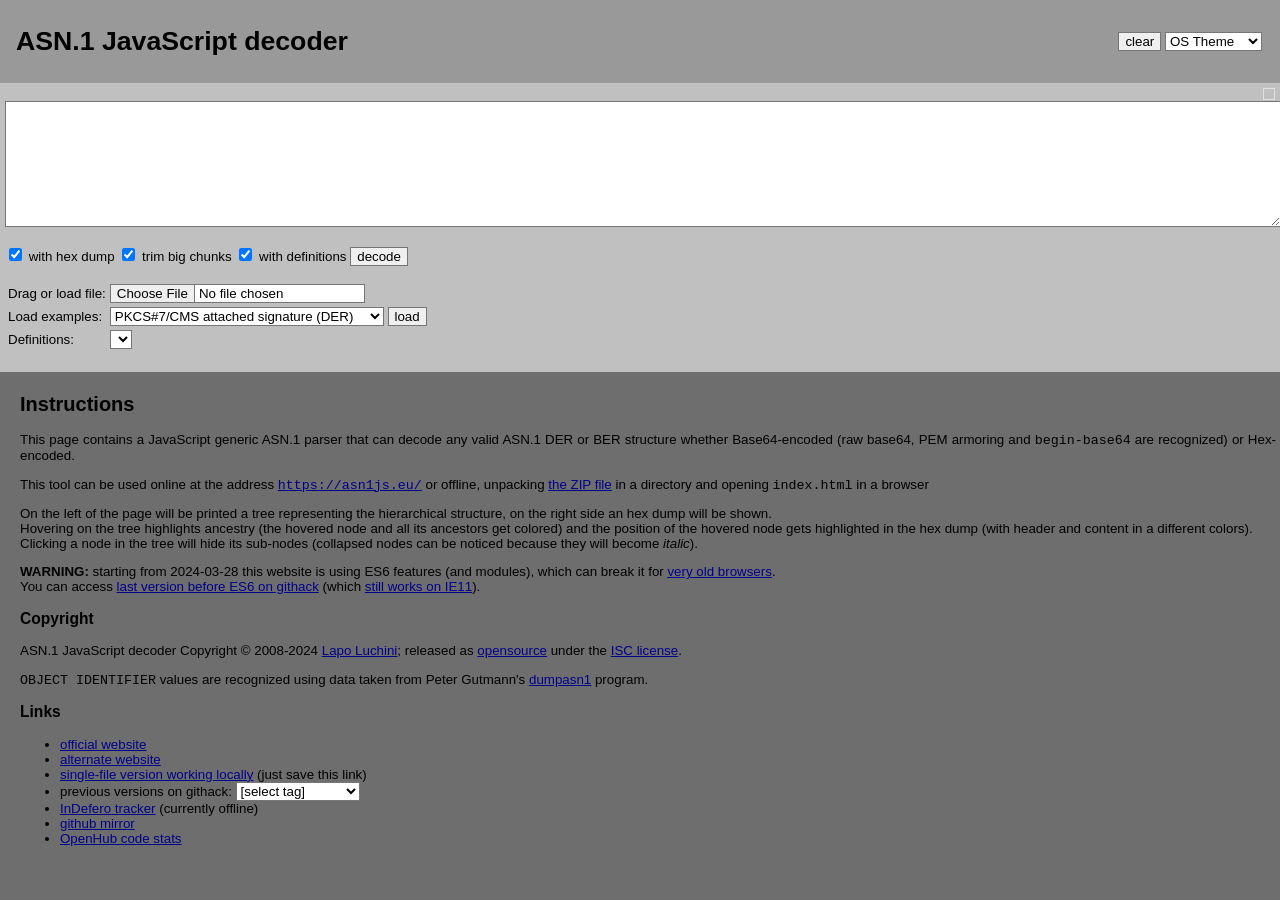
<file: web/admin/asn1js/index.html>
<!DOCTYPE html>
<html data-theme="dark">
<head>
  <meta charset="UTF-8">
  <meta http-equiv="X-UA-Compatible" content="IE=edge,chrome=1">
  <meta name="theme-color" content="#0d1116" media="(prefers-color-scheme: dark)">
  <meta name="theme-color" content="#C0C0C0" media="(prefers-color-scheme: light)">
  <title>ASN.1 JavaScript decoder</title>
  <link rel="stylesheet" href="index.css" type="text/css">
  <link rel="icon" type="image/svg+xml" sizes="192x192" href="favicon.svg">
</head>
<body>
  <div id="contextmenu">
    <button id="btnCopyHex">Copy hex dump</button>
    <button id="btnCopyB64">Copy Base64</button>
    <button id="btnCopyTree">Copy subtree</button>
    <button id="btnCopyValue">Copy value</button>
  </div>
  <header>
    <div class="title">
      <h1>ASN.1 JavaScript decoder</h1>
    </div>
    <div class="menu">
      <form>
        <input id="butClear" type="button" value="clear">
        <select id="theme-select">
          <option value="os">OS Theme</option>
          <option value="dark">Dark Theme</option>
          <option value="light">Light Theme</option>
        </select>
      </form>
    </div>
  </header>
  <div id="main-page">
    <div>
      <div id="dump"></div>
      <div id="tree"></div>
    </div>
    <form>
      <textarea id="area" rows="8"></textarea>
      <br>
      <br>
      <label title="can be slow with big files"><input type="checkbox" id="wantHex" checked="checked"> with hex dump</label>
      <label title="can be slow with big files"><input type="checkbox" id="trimHex" checked="checked"> trim big chunks</label>
      <label title="can be slow with big files"><input type="checkbox" id="wantDef" checked="checked"> with definitions</label>
      <input id="butDecode" type="button" value="decode">
      <br><br>
      <table>
        <tr><td>Drag or load file:</td><td><input type="file" id="file"></td></tr>
        <tr id="rowExamples"><td>Load examples:</td><td>
          <select id="examples">
            <option value="sig-p256-der.p7m">PKCS#7/CMS attached signature (DER)</option>
            <option value="sig-p256-ber.p7m">PKCS#7/CMS attached signature (BER)</option>
            <option value="sig-rsa1024-sha1.p7s">PKCS#7/CMS detached signature (old)</option>
            <option value="cms-password.p7m">PKCS#7/CMS encrypted with password</option>
            <option value="letsencrypt-x3.cer">X.509 certificate: Let's Encrypt X3</option>
            <option value="ed25519.cer">X.509 certificate: ed25519 (RFC 8410)</option>
            <option value="pkcs1.pem">PKCS#1 RSA key (RFC 8017)</option>
            <option value="pkcs8-rsa.pem">PKCS#8 RSA key (RFC 5208)</option>
            <option value="pkcs10.pem">PKCS#10 certification request (RFC 2986)</option>
            <option value="cmpv2.b64">CMP PKI message (RFC 4210)</option>
          </select>
          <input id="butExample" type="button" value="load"><br>
        </td></tr>
        <tr><td>Definitions:</td><td><select id="definitions"></select></td></tr>
      </table>
    </form>
    <br>
  </div>
  <div id="help">
    <h2>Instructions</h2>
    <p>This page contains a JavaScript generic ASN.1 parser that can decode any valid ASN.1 DER or BER structure whether Base64-encoded (raw base64, PEM armoring and <span class="tt">begin-base64</span> are recognized) or Hex-encoded. </p>
    <p>This tool can be used online at the address <a href="https://asn1js.eu/"><span class="tt">https://asn1js.eu/</span></a> or offline, unpacking <a href="https://asn1js.eu/asn1js.zip">the ZIP file</a> in a directory and opening <span class="tt">index.html</span> in a browser</p>
    <p>On the left of the page will be printed a tree representing the hierarchical structure, on the right side an hex dump will be shown. <br>
      Hovering on the tree highlights ancestry (the hovered node and all its ancestors get colored) and the position of the hovered node gets highlighted in the hex dump (with header and content in a different colors). <br>
      Clicking a node in the tree will hide its sub-nodes (collapsed nodes can be noticed because they will become <i>italic</i>).</p>
    <p><b>WARNING:</b> starting from 2024-03-28 this website is using ES6 features (and modules), which can break it for <a href="https://caniuse.com/es6-module">very old browsers</a>.<br>
      You can access <a href="https://rawcdn.githack.com/lapo-luchini/asn1js/1.2.4/index.html">last version before ES6 on githack</a> (which <a href="https://www.browserling.com/browse/win7/ie11/https://rawcdn.githack.com/lapo-luchini/asn1js/1.2.4/index.html">still works on IE11</a>).</p>
    <div class="license">
      <h3>Copyright</h3>
      <div><p class="hidden">
        ASN.1 JavaScript decoder<br>
        Copyright &copy; 2008-2024 Lapo Luchini <a href="mailto:lapo@lapo.it?subject=ASN1js">&lt;lapo@lapo.it&gt;</a><br>
        <br>
        Permission to use, copy, modify, and/or distribute this software for any
        purpose with or without fee is hereby granted, provided that the above
        copyright notice and this permission notice appear in all copies.<br>
        <br>
        THE SOFTWARE IS PROVIDED "AS IS" AND THE AUTHOR DISCLAIMS ALL WARRANTIES
        WITH REGARD TO THIS SOFTWARE INCLUDING ALL IMPLIED WARRANTIES OF
        MERCHANTABILITY AND FITNESS. IN NO EVENT SHALL THE AUTHOR BE LIABLE FOR
        ANY SPECIAL, DIRECT, INDIRECT, OR CONSEQUENTIAL DAMAGES OR ANY DAMAGES
        WHATSOEVER RESULTING FROM LOSS OF USE, DATA OR PROFITS, WHETHER IN AN
        ACTION OF CONTRACT, NEGLIGENCE OR OTHER TORTIOUS ACTION, ARISING OUT OF
        OR IN CONNECTION WITH THE USE OR PERFORMANCE OF THIS SOFTWARE.
      </p></div>
      <p>ASN.1 JavaScript decoder Copyright &copy; 2008-2024 <a href="https://lapo.it/">Lapo Luchini</a>; released as <a href="https://opensource.org/licenses/isc-license.txt">opensource</a> under the <a href="https://en.wikipedia.org/wiki/ISC_licence">ISC license</a>.</p>
    </div>
    <p><span class="tt">OBJECT&nbsp;IDENTIFIER</span> values are recognized using data taken from Peter Gutmann's <a href="https://www.cs.auckland.ac.nz/~pgut001/#standards">dumpasn1</a> program.</p>
    <h3>Links</h3>
    <ul>
      <li><a href="https://asn1js.eu/">official website</a></li>
      <li><a href="https://lapo.it/asn1js/">alternate website</a></li>
      <li><a href="https://asn1js.eu/index-local.html">single-file version working locally</a> (just save this link)</li>
      <li>previous versions on githack: <select id="tags"><option>[select tag]</option></select></li>
      <li><a href="http://idf.lapo.it/p/asn1js/">InDefero tracker</a> (currently offline)</li>
      <li><a href="https://github.com/lapo-luchini/asn1js">github mirror</a></li>
      <li><a href="https://www.openhub.net/p/asn1js">OpenHub code stats</a></li>
    </ul>
  </div>
  <script type="module" src="index.js"></script>
</body>
</html>
</file>
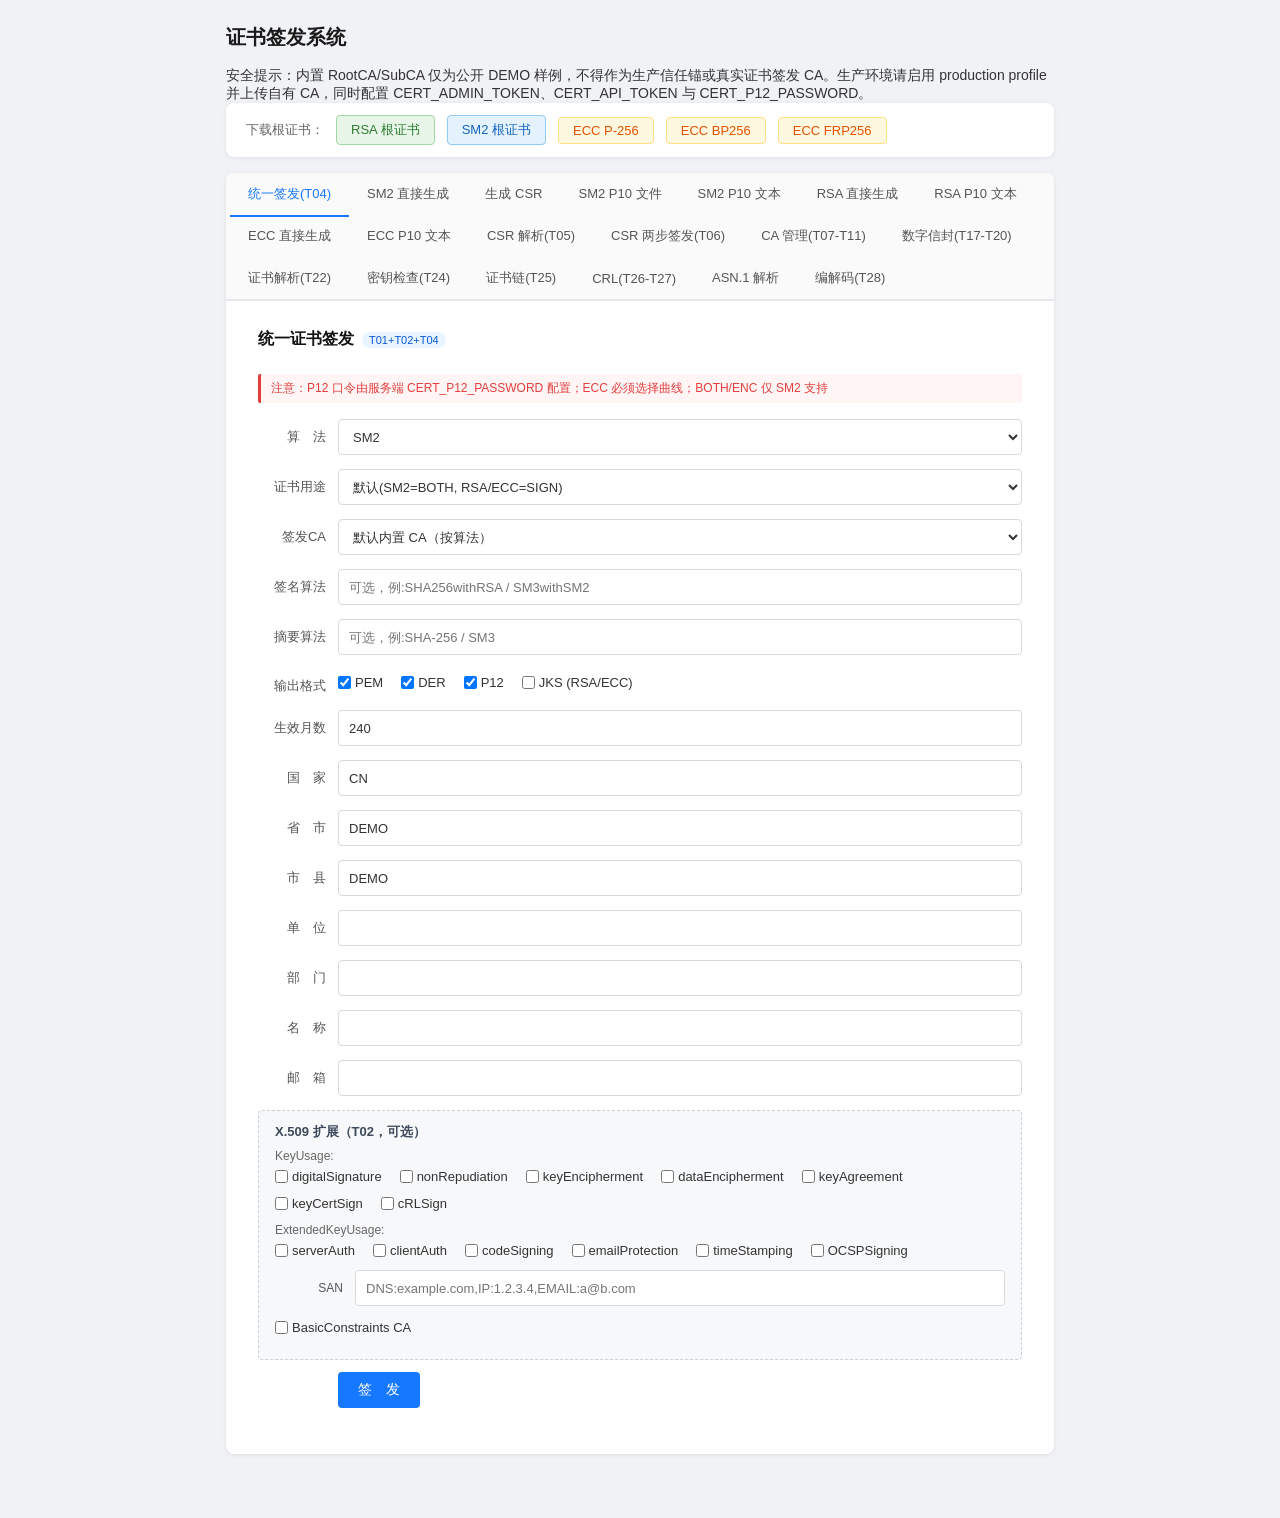
<file: src/main/resources/static/index.html>
<!DOCTYPE html>
<html lang="zh-CN">
<head>
    <meta charset="utf-8">
    <meta name="viewport" content="width=device-width, initial-scale=1.0">
    <title>证书签发系统</title>
    <style>
        *, *::before, *::after { box-sizing: border-box; margin: 0; padding: 0; }

        body {
            font-family: -apple-system, BlinkMacSystemFont, "Segoe UI", Roboto, "Helvetica Neue", Arial, sans-serif;
            font-size: 14px;
            color: #333;
            background: #f0f2f5;
            min-height: 100vh;
        }

        /* ── Layout ─────────────────────────────────────── */
        .page-wrapper {
            max-width: 860px;
            margin: 24px auto;
            padding: 0 16px 40px;
        }

        .page-header {
            display: flex;
            align-items: center;
            gap: 12px;
            margin-bottom: 16px;
        }

        .page-header h1 {
            font-size: 20px;
            font-weight: 600;
            color: #1a1a1a;
        }

        /* ── CA Download Bar ─────────────────────────────── */
        .ca-bar {
            background: #fff;
            border-radius: 8px;
            padding: 12px 20px;
            margin-bottom: 16px;
            display: flex;
            flex-wrap: wrap;
            gap: 12px;
            align-items: center;
            box-shadow: 0 1px 4px rgba(0,0,0,.08);
        }

        .ca-bar span { font-size: 13px; color: #666; white-space: nowrap; }

        .ca-link {
            display: inline-block;
            padding: 5px 14px;
            border-radius: 4px;
            font-size: 13px;
            font-weight: 500;
            text-decoration: none;
            transition: opacity .15s;
            white-space: nowrap;
        }
        .ca-link:hover { opacity: .8; }
        .ca-link.rsa  { background: #e8f5e9; color: #2e7d32; border: 1px solid #a5d6a7; }
        .ca-link.sm2  { background: #e3f2fd; color: #1565c0; border: 1px solid #90caf9; }
        .ca-link.ecc  { background: #fff8e1; color: #e65100; border: 1px solid #ffe082; }

        /* ── Card ────────────────────────────────────────── */
        .card {
            background: #fff;
            border-radius: 8px;
            box-shadow: 0 1px 4px rgba(0,0,0,.08);
            overflow: hidden;
        }

        /* ── Tabs ────────────────────────────────────────── */
        .tab-nav {
            display: flex;
            flex-wrap: wrap;
            border-bottom: 2px solid #e5e7eb;
            background: #fafafa;
            padding: 0 4px;
        }

        .tab-btn {
            padding: 12px 18px;
            font-size: 13px;
            font-weight: 500;
            color: #555;
            background: none;
            border: none;
            cursor: pointer;
            border-bottom: 2px solid transparent;
            margin-bottom: -2px;
            transition: color .15s, border-color .15s;
            white-space: nowrap;
        }
        .tab-btn:hover { color: #1677ff; }
        .tab-btn.active { color: #1677ff; border-bottom-color: #1677ff; }

        .tab-pane { display: none; padding: 28px 32px 32px; }
        .tab-pane.active { display: block; }

        /* ── Form ─────────────────────────────────��──────── */
        .pane-title {
            font-size: 16px;
            font-weight: 600;
            margin-bottom: 24px;
            color: #111;
            display: flex;
            align-items: center;
            gap: 8px;
        }
        .pane-title .badge {
            font-size: 11px;
            font-weight: 500;
            padding: 2px 7px;
            border-radius: 10px;
            background: #e8f4ff;
            color: #0958d9;
        }

        .form-row {
            display: flex;
            align-items: center;
            margin-bottom: 14px;
            gap: 0;
        }

        .form-label {
            width: 80px;
            flex-shrink: 0;
            text-align: right;
            padding-right: 12px;
            color: #555;
            font-size: 13px;
        }

        .form-control {
            flex: 1;
            height: 36px;
            padding: 0 10px;
            border: 1px solid #d9d9d9;
            border-radius: 4px;
            font-size: 13px;
            color: #333;
            background: #fff;
            transition: border-color .15s, box-shadow .15s;
            outline: none;
        }
        .form-control:focus {
            border-color: #1677ff;
            box-shadow: 0 0 0 2px rgba(22,119,255,.12);
        }

        textarea.form-control {
            height: 280px;
            padding: 10px;
            resize: vertical;
            line-height: 1.5;
            font-family: "SFMono-Regular", Consolas, "Liberation Mono", Menlo, monospace;
            font-size: 12px;
        }

        select.form-control { cursor: pointer; }

        .form-hint {
            font-size: 12px;
            color: #e53e3e;
            margin-bottom: 16px;
            padding: 6px 10px;
            background: #fff5f5;
            border-left: 3px solid #e53e3e;
            border-radius: 2px;
        }

        /* ── File upload area ────────────────────────────── */
        .upload-area {
            border: 2px dashed #d9d9d9;
            border-radius: 6px;
            padding: 40px 20px;
            text-align: center;
            cursor: pointer;
            transition: border-color .15s, background .15s;
            margin-bottom: 16px;
            position: relative;
        }
        .upload-area:hover, .upload-area.drag-over {
            border-color: #1677ff;
            background: #f0f7ff;
        }
        .upload-area input[type=file] {
            position: absolute;
            inset: 0;
            opacity: 0;
            cursor: pointer;
        }
        .upload-icon {
            font-size: 32px;
            margin-bottom: 8px;
            color: #aaa;
        }
        .upload-area p { font-size: 14px; color: #666; }
        .upload-area small { font-size: 12px; color: #aaa; }
        .upload-filename {
            margin-top: 10px;
            font-size: 13px;
            color: #1677ff;
            font-weight: 500;
        }

        /* ── Button ──────────────────────────────────────── */
        .btn {
            display: inline-flex;
            align-items: center;
            gap: 6px;
            padding: 0 20px;
            height: 36px;
            border: none;
            border-radius: 4px;
            font-size: 14px;
            font-weight: 500;
            cursor: pointer;
            transition: background .15s, opacity .15s, transform .05s;
            outline: none;
        }
        .btn:active { transform: scale(.97); }
        .btn-primary { background: #1677ff; color: #fff; }
        .btn-primary:hover { background: #0958d9; }
        .btn-primary:disabled { background: #b0d0ff; cursor: not-allowed; }

        /* ── Toast ───────────────────────────────────────── */
        #toast-container {
            position: fixed;
            top: 24px;
            right: 24px;
            z-index: 9999;
            display: flex;
            flex-direction: column;
            gap: 10px;
            pointer-events: none;
        }
        .toast {
            padding: 12px 20px;
            border-radius: 6px;
            font-size: 14px;
            font-weight: 500;
            box-shadow: 0 4px 16px rgba(0,0,0,.15);
            animation: slideIn .25s ease;
            pointer-events: auto;
            max-width: 340px;
        }
        .toast.success { background: #f6ffed; color: #389e0d; border: 1px solid #b7eb8f; }
        .toast.error   { background: #fff2f0; color: #cf1322; border: 1px solid #ffccc7; }
        .toast.info    { background: #e6f4ff; color: #0958d9; border: 1px solid #91caff; }

        @keyframes slideIn {
            from { opacity: 0; transform: translateX(30px); }
            to   { opacity: 1; transform: translateX(0); }
        }

        /* ── Spinner ─────────────────────────────────────── */
        .spinner {
            display: inline-block;
            width: 16px;
            height: 16px;
            border: 2px solid rgba(255,255,255,.5);
            border-top-color: #fff;
            border-radius: 50%;
            animation: spin .6s linear infinite;
        }
        @keyframes spin { to { transform: rotate(360deg); } }

        /* ── Extension panel (T02) ────────────────────────── */
        .ext-panel {
            background: #f7f8fa;
            border: 1px dashed #c9d1d9;
            padding: 12px 16px;
            margin: 12px 0;
            border-radius: 4px;
        }
        .ext-panel .ext-title {
            font-weight: 600;
            color: #3f4a5c;
            margin-bottom: 8px;
            font-size: 13px;
        }
        .chk-row {
            display: flex;
            flex-wrap: wrap;
            gap: 12px 18px;
            margin: 6px 0 12px;
        }
        .chk-row label {
            font-size: 13px;
            color: #333;
            display: inline-flex;
            align-items: center;
            gap: 4px;
            cursor: pointer;
        }
        .preview-box {
            background: #fafafa;
            border: 1px solid #e0e4ea;
            padding: 12px 16px;
            margin-top: 12px;
            border-radius: 4px;
            white-space: pre-wrap;
            word-break: break-all;
            max-height: 380px;
            overflow: auto;
            font-family: "SFMono-Regular", Consolas, Menlo, monospace;
            font-size: 12px;
            color: #2a2a2a;
        }
        .btn-secondary { background: #f5f5f5; color: #333; border: 1px solid #d9d9d9; }
        .btn-secondary:hover { background: #e8e8e8; }
        .asn1-frame {
            width: 100%;
            min-height: calc(100vh - 220px);
            border: 1px solid #e0e4ea;
            border-radius: 4px;
            background: #fff;
        }

        /* ── Responsive ──────────────────────────────────── */
        @media (max-width: 600px) {
            .tab-pane { padding: 20px 16px 24px; }
            .form-label { width: 64px; font-size: 12px; }
            .tab-btn { padding: 10px 12px; font-size: 12px; }
            .ca-bar { gap: 8px; }
        }
    </style>
</head>
<body>

<div id="toast-container"></div>

<div class="page-wrapper">
    <div class="page-header">
        <h1>证书签发系统</h1>
    </div>

    <div class="demo-warning">
        安全提示：内置 RootCA/SubCA 仅为公开 DEMO 样例，不得作为生产信任锚或真实证书签发 CA。生产环境请启用 production profile 并上传自有 CA，同时配置 CERT_ADMIN_TOKEN、CERT_API_TOKEN 与 CERT_P12_PASSWORD。
    </div>

    <!-- CA Download Bar -->
    <div class="ca-bar">
        <span>下载根证书：</span>
        <a class="ca-link rsa" href="/api/v2/cert/download-rsa-ca">RSA 根证书</a>
        <a class="ca-link sm2" href="/api/v2/cert/download-sm2-ca">SM2 根证书</a>
        <a class="ca-link ecc" href="/api/v2/cert/download-ecc-ca/prime256v1">ECC P-256</a>
        <a class="ca-link ecc" href="/api/v2/cert/download-ecc-ca/brainpoolP256r1">ECC BP256</a>
        <a class="ca-link ecc" href="/api/v2/cert/download-ecc-ca/FRP256v1">ECC FRP256</a>
    </div>

    <!-- Main card -->
    <div class="card">
        <div class="tab-nav" role="tablist">
            <button class="tab-btn active" data-tab="unified"   role="tab">统一签发(T04)</button>
            <button class="tab-btn"        data-tab="sm2-p12"   role="tab">SM2 直接生成</button>
            <button class="tab-btn"        data-tab="csr-generate" role="tab">生成 CSR</button>
            <button class="tab-btn"        data-tab="sm2-p10f"  role="tab">SM2 P10 文件</button>
            <button class="tab-btn"        data-tab="sm2-p10s"  role="tab">SM2 P10 文本</button>
            <button class="tab-btn"        data-tab="rsa-p12"   role="tab">RSA 直接生成</button>
            <button class="tab-btn"        data-tab="rsa-p10s"  role="tab">RSA P10 文本</button>
            <button class="tab-btn"        data-tab="ecc-p12"   role="tab">ECC 直接生成</button>
            <button class="tab-btn"        data-tab="ecc-p10s"  role="tab">ECC P10 文本</button>
            <button class="tab-btn"        data-tab="csr-parse" role="tab">CSR 解析(T05)</button>
            <button class="tab-btn"        data-tab="csr-sign"  role="tab">CSR 两步签发(T06)</button>
            <button class="tab-btn"        data-tab="ca-mgmt"   role="tab">CA 管理(T07-T11)</button>
            <button class="tab-btn"        data-tab="envelope"  role="tab">数字信封(T17-T20)</button>
            <button class="tab-btn"        data-tab="cert-parse" role="tab">证书解析(T22)</button>
            <button class="tab-btn"        data-tab="key-inspect" role="tab">密钥检查(T24)</button>
            <button class="tab-btn"        data-tab="chain-inspect" role="tab">证书链(T25)</button>
            <button class="tab-btn"        data-tab="crl"       role="tab">CRL(T26-T27)</button>
            <button class="tab-btn"        data-tab="asn1"      role="tab">ASN.1 解析</button>
            <button class="tab-btn"        data-tab="tools"     role="tab">编解码(T28)</button>
        </div>

        <!-- ── Tab 0: T04 统一签发 ─────────────────────────── -->
        <div class="tab-pane active" id="tab-unified">
            <div class="pane-title">统一证书签发 <span class="badge">T01+T02+T04</span></div>
            <div class="form-hint">注意：P12 口令由服务端 CERT_P12_PASSWORD 配置；ECC 必须选择曲线；BOTH/ENC 仅 SM2 支持</div>
            <form id="form-unified" autocomplete="off">
                <div class="form-row">
                    <label class="form-label">算　法</label>
                    <select class="form-control" name="algorithm" id="unified-algo">
                        <option value="SM2" selected>SM2</option>
                        <option value="RSA">RSA</option>
                        <option value="ECC">ECC</option>
                    </select>
                </div>
                <div class="form-row" id="unified-curve-row" style="display:none">
                    <label class="form-label">ECC曲线</label>
                    <select class="form-control" name="curve">
                        <option value="prime256v1" selected>prime256v1</option>
                        <option value="brainpoolP256r1">brainpoolP256r1</option>
                        <option value="FRP256v1">FRP256v1</option>
                    </select>
                </div>
                <div class="form-row">
                    <label class="form-label">证书用途</label>
                    <select class="form-control" name="certUsage">
                        <option value="">默认(SM2=BOTH, RSA/ECC=SIGN)</option>
                        <option value="SIGN">SIGN 签名</option>
                        <option value="ENC">ENC 加密 (仅SM2)</option>
                        <option value="BOTH">BOTH 双证书 (仅SM2)</option>
                    </select>
                </div>
                <div class="form-row">
                    <label class="form-label">签发CA</label>
                    <select class="form-control" name="caId" id="unified-caId">
                        <option value="">默认内置 CA（按算法）</option>
                    </select>
                </div>
                <div class="form-row">
                    <label class="form-label">签名算法</label>
                    <input class="form-control" name="signatureAlg" placeholder="可选，例:SHA256withRSA / SM3withSM2">
                </div>
                <div class="form-row">
                    <label class="form-label">摘要算法</label>
                    <input class="form-control" name="digestAlg" placeholder="可选，例:SHA-256 / SM3">
                </div>
                <div class="form-row" style="align-items:flex-start">
                    <label class="form-label" style="padding-top:8px">输出格式</label>
                    <div class="chk-row" style="flex:1; margin:6px 0">
                        <label><input type="checkbox" name="of_PEM" checked> PEM</label>
                        <label><input type="checkbox" name="of_DER" checked> DER</label>
                        <label><input type="checkbox" name="of_P12" checked> P12</label>
                        <label><input type="checkbox" name="of_JKS"> JKS (RSA/ECC)</label>
                    </div>
                </div>
                <div class="form-row">
                    <label class="form-label">生效月数</label>
                    <input class="form-control" name="certValidMonth" type="number" min="1" max="360" value="240">
                </div>
                <div class="form-row"><label class="form-label">国　家</label><input class="form-control" name="dn_c" value="CN" required></div>
                <div class="form-row"><label class="form-label">省　市</label><input class="form-control" name="dn_st" value="DEMO" required></div>
                <div class="form-row"><label class="form-label">市　县</label><input class="form-control" name="dn_l" value="DEMO" required></div>
                <div class="form-row"><label class="form-label">单　位</label><input class="form-control" name="dn_o" required></div>
                <div class="form-row"><label class="form-label">部　门</label><input class="form-control" name="dn_ou" required></div>
                <div class="form-row"><label class="form-label">名　称</label><input class="form-control" name="dn_cn" required></div>
                <div class="form-row"><label class="form-label">邮　箱</label><input class="form-control" name="dn_email" type="email"></div>

                <div class="ext-panel">
                    <div class="ext-title">X.509 扩展（T02，可选）</div>
                    <div style="font-size:12px;color:#666;margin-bottom:4px">KeyUsage:</div>
                    <div class="chk-row">
                        <label><input type="checkbox" name="ku_digitalSignature"> digitalSignature</label>
                        <label><input type="checkbox" name="ku_nonRepudiation"> nonRepudiation</label>
                        <label><input type="checkbox" name="ku_keyEncipherment"> keyEncipherment</label>
                        <label><input type="checkbox" name="ku_dataEncipherment"> dataEncipherment</label>
                        <label><input type="checkbox" name="ku_keyAgreement"> keyAgreement</label>
                        <label><input type="checkbox" name="ku_keyCertSign"> keyCertSign</label>
                        <label><input type="checkbox" name="ku_cRLSign"> cRLSign</label>
                    </div>
                    <div style="font-size:12px;color:#666;margin-bottom:4px">ExtendedKeyUsage:</div>
                    <div class="chk-row">
                        <label><input type="checkbox" name="eku_serverAuth"> serverAuth</label>
                        <label><input type="checkbox" name="eku_clientAuth"> clientAuth</label>
                        <label><input type="checkbox" name="eku_codeSigning"> codeSigning</label>
                        <label><input type="checkbox" name="eku_emailProtection"> emailProtection</label>
                        <label><input type="checkbox" name="eku_timeStamping"> timeStamping</label>
                        <label><input type="checkbox" name="eku_ocspSigning"> OCSPSigning</label>
                    </div>
                    <div class="form-row">
                        <label class="form-label" style="font-size:12px">SAN</label>
                        <input class="form-control" name="sans" placeholder="DNS:example.com,IP:1.2.3.4,EMAIL:a@b.com">
                    </div>
                    <div class="chk-row">
                        <label><input type="checkbox" name="basicConstraintsCA"> BasicConstraints CA</label>
                    </div>
                </div>

                <div class="form-row">
                    <label class="form-label"></label>
                    <button class="btn btn-primary" type="submit" id="btn-unified">签　发</button>
                </div>
            </form>
        </div>

        <!-- ── Tab 1: SM2 直接生成 P12 ─────────────────────── -->
        <div class="tab-pane" id="tab-sm2-p12">
            <div class="pane-title">SM2 用户证书签发 <span class="badge">服务端生成密钥</span></div>
            <div class="form-hint">注意：P12 口令由服务端 CERT_P12_PASSWORD 配置</div>
            <form id="form-sm2-p12" autocomplete="off">
                <div class="form-row">
                    <label class="form-label">生效月数</label>
                    <input class="form-control" name="certValidMonth" type="number" min="1" max="360" value="240" required>
                </div>
                <div class="form-row">
                    <label class="form-label">国　家</label>
                    <input class="form-control" name="dn_c" placeholder="DN_C" value="CN" required>
                </div>
                <div class="form-row">
                    <label class="form-label">省　市</label>
                    <input class="form-control" name="dn_st" placeholder="DN_ST" value="DEMO" required>
                </div>
                <div class="form-row">
                    <label class="form-label">市　县</label>
                    <input class="form-control" name="dn_l" placeholder="DN_L" value="DEMO" required>
                </div>
                <div class="form-row">
                    <label class="form-label">地　址</label>
                    <input class="form-control" name="dn_street" placeholder="DN_S（选填）">
                </div>
                <div class="form-row">
                    <label class="form-label">单　位</label>
                    <input class="form-control" name="dn_o" placeholder="DN_O" required>
                </div>
                <div class="form-row">
                    <label class="form-label">部　门</label>
                    <input class="form-control" name="dn_ou" placeholder="DN_OU" required>
                </div>
                <div class="form-row">
                    <label class="form-label">名　称</label>
                    <input class="form-control" name="dn_cn" placeholder="DN_CN（唯一标识）" required>
                </div>
                <div class="form-row">
                    <label class="form-label">邮　箱</label>
                    <input class="form-control" name="dn_email" type="email" placeholder="DN_E（选填）">
                </div>
                <div class="form-row">
                    <label class="form-label"></label>
                    <button class="btn btn-primary" type="submit" id="btn-sm2-p12">提　交</button>
                </div>
            </form>
        </div>

        <!-- ── Tab 1.1: 生成 CSR ─────────────────────────── -->
        <div class="tab-pane" id="tab-csr-generate">
            <div class="pane-title">SM2 CSR 生成 <span class="badge">下载 CSR + 私钥</span></div>
            <div class="form-hint">输入 DN 后下载 ZIP，包含 .csr.pem 和对应 .key.pem</div>
            <form id="form-csr-generate" autocomplete="off">
                <div class="form-row">
                    <label class="form-label">国　家</label>
                    <input class="form-control" name="dn_c" placeholder="DN_C" value="CN" required>
                </div>
                <div class="form-row">
                    <label class="form-label">省　市</label>
                    <input class="form-control" name="dn_st" placeholder="DN_ST" value="DEMO" required>
                </div>
                <div class="form-row">
                    <label class="form-label">市　县</label>
                    <input class="form-control" name="dn_l" placeholder="DN_L" value="DEMO" required>
                </div>
                <div class="form-row">
                    <label class="form-label">地　址</label>
                    <input class="form-control" name="dn_street" placeholder="DN_S（选填）">
                </div>
                <div class="form-row">
                    <label class="form-label">单　位</label>
                    <input class="form-control" name="dn_o" placeholder="DN_O" required>
                </div>
                <div class="form-row">
                    <label class="form-label">部　门</label>
                    <input class="form-control" name="dn_ou" placeholder="DN_OU" required>
                </div>
                <div class="form-row">
                    <label class="form-label">名　称</label>
                    <input class="form-control" name="dn_cn" placeholder="DN_CN（唯一标识）" required>
                </div>
                <div class="form-row">
                    <label class="form-label">邮　箱</label>
                    <input class="form-control" name="dn_email" type="email" placeholder="DN_E（选填）">
                </div>
                <div class="form-row">
                    <label class="form-label"></label>
                    <button class="btn btn-primary" type="submit" id="btn-csr-generate">生成并下载</button>
                </div>
            </form>
        </div>

        <!-- ── Tab 2: SM2 P10 文件 ───────────────────────── -->
        <div class="tab-pane" id="tab-sm2-p10f">
            <div class="pane-title">SM2 P10 文件上传 <span class="badge">CSR 签发</span></div>
            <div class="form-hint">注意：P12 口令由服务端 CERT_P12_PASSWORD 配置</div>
            <div class="upload-area" id="upload-sm2-p10f-area">
                <input type="file" id="upload-sm2-p10f-input" accept=".pem,.p10,.csr,.cer,.txt">
                <div class="upload-icon">📄</div>
                <p>点击或拖拽 P10 文件到此处</p>
                <small>支持 .pem / .p10 / .csr 格式</small>
                <div class="upload-filename" id="upload-sm2-p10f-name"></div>
            </div>
            <button class="btn btn-primary" id="btn-sm2-p10f" disabled>提　交</button>
        </div>

        <!-- ── Tab 3: SM2 P10 文本 ───────────────────────── -->
        <div class="tab-pane" id="tab-sm2-p10s">
            <div class="pane-title">SM2 P10 文本签发 <span class="badge">CSR 签发</span></div>
            <div class="form-hint">注意：P12 口令由服务端 CERT_P12_PASSWORD 配置</div>
            <form id="form-sm2-p10s" autocomplete="off">
                <div class="form-row" style="align-items:flex-start">
                    <label class="form-label" style="padding-top:8px">P10 内容</label>
                    <textarea class="form-control" name="p10PemStr" placeholder="请粘贴 p10.pem 文件内容（-----BEGIN CERTIFICATE REQUEST----- ...）" required></textarea>
                </div>
                <div class="form-row">
                    <label class="form-label"></label>
                    <button class="btn btn-primary" type="submit" id="btn-sm2-p10s">提　交</button>
                </div>
            </form>
        </div>

        <!-- ── Tab 4: RSA 直接生成 P12 ─────────────────────── -->
        <div class="tab-pane" id="tab-rsa-p12">
            <div class="pane-title">RSA 用户证书签发 <span class="badge">服务端生成密钥</span></div>
            <div class="form-hint">注意：P12 口令由服务端 CERT_P12_PASSWORD 配置</div>
            <form id="form-rsa-p12" autocomplete="off">
                <div class="form-row">
                    <label class="form-label">生效月数</label>
                    <input class="form-control" name="certValidMonth" type="number" min="1" max="360" value="240" required>
                </div>
                <div class="form-row">
                    <label class="form-label">国　家</label>
                    <input class="form-control" name="dn_c" placeholder="DN_C" value="CN" required>
                </div>
                <div class="form-row">
                    <label class="form-label">省　市</label>
                    <input class="form-control" name="dn_st" placeholder="DN_ST" value="DEMO" required>
                </div>
                <div class="form-row">
                    <label class="form-label">市　县</label>
                    <input class="form-control" name="dn_l" placeholder="DN_L" value="DEMO" required>
                </div>
                <div class="form-row">
                    <label class="form-label">地　址</label>
                    <input class="form-control" name="dn_street" placeholder="DN_S（选填）">
                </div>
                <div class="form-row">
                    <label class="form-label">单　位</label>
                    <input class="form-control" name="dn_o" placeholder="DN_O" required>
                </div>
                <div class="form-row">
                    <label class="form-label">部　门</label>
                    <input class="form-control" name="dn_ou" placeholder="DN_OU" required>
                </div>
                <div class="form-row">
                    <label class="form-label">名　称</label>
                    <input class="form-control" name="dn_cn" placeholder="DN_CN（唯一标识）" required>
                </div>
                <div class="form-row">
                    <label class="form-label">邮　箱</label>
                    <input class="form-control" name="dn_email" type="email" placeholder="DN_E（选填）">
                </div>
                <div class="form-row">
                    <label class="form-label"></label>
                    <button class="btn btn-primary" type="submit" id="btn-rsa-p12">提　交</button>
                </div>
            </form>
        </div>

        <!-- ── Tab 5: RSA P10 文本 ───────────────────────── -->
        <div class="tab-pane" id="tab-rsa-p10s">
            <div class="pane-title">RSA P10 文本签发 <span class="badge">CSR 签发</span></div>
            <div class="form-hint">注意：P12 口令由服务端 CERT_P12_PASSWORD 配置</div>
            <form id="form-rsa-p10s" autocomplete="off">
                <div class="form-row" style="align-items:flex-start">
                    <label class="form-label" style="padding-top:8px">P10 内容</label>
                    <textarea class="form-control" name="p10PemStr" placeholder="请粘贴 p10.pem 文件内容" required></textarea>
                </div>
                <div class="form-row">
                    <label class="form-label"></label>
                    <button class="btn btn-primary" type="submit" id="btn-rsa-p10s">提　交</button>
                </div>
            </form>
        </div>

        <!-- ── Tab 6: ECC 直接生成 P12 ─────────────────────── -->
        <div class="tab-pane" id="tab-ecc-p12">
            <div class="pane-title">ECC 用户证书签发 <span class="badge">服务端生成密钥</span></div>
            <div class="form-hint">注意：P12 口令由服务端 CERT_P12_PASSWORD 配置</div>
            <form id="form-ecc-p12" autocomplete="off">
                <div class="form-row">
                    <label class="form-label">曲　线</label>
                    <select class="form-control" name="eccCurve">
                        <option value="prime256v1" selected>prime256v1 (P-256 / secp256r1)</option>
                        <option value="brainpoolP256r1">brainpoolP256r1</option>
                        <option value="FRP256v1">FRP256v1</option>
                    </select>
                </div>
                <div class="form-row">
                    <label class="form-label">生效月数</label>
                    <input class="form-control" name="certValidMonth" type="number" min="1" max="360" value="240" required>
                </div>
                <div class="form-row">
                    <label class="form-label">国　家</label>
                    <input class="form-control" name="dn_c" placeholder="DN_C" value="CN" required>
                </div>
                <div class="form-row">
                    <label class="form-label">省　市</label>
                    <input class="form-control" name="dn_st" placeholder="DN_ST" value="DEMO" required>
                </div>
                <div class="form-row">
                    <label class="form-label">市　县</label>
                    <input class="form-control" name="dn_l" placeholder="DN_L" value="DEMO" required>
                </div>
                <div class="form-row">
                    <label class="form-label">地　址</label>
                    <input class="form-control" name="dn_street" placeholder="DN_S（选填）">
                </div>
                <div class="form-row">
                    <label class="form-label">单　位</label>
                    <input class="form-control" name="dn_o" placeholder="DN_O" required>
                </div>
                <div class="form-row">
                    <label class="form-label">部　门</label>
                    <input class="form-control" name="dn_ou" placeholder="DN_OU" required>
                </div>
                <div class="form-row">
                    <label class="form-label">名　称</label>
                    <input class="form-control" name="dn_cn" placeholder="DN_CN（唯一标识）" required>
                </div>
                <div class="form-row">
                    <label class="form-label">邮　箱</label>
                    <input class="form-control" name="dn_email" type="email" placeholder="DN_E（选填）">
                </div>
                <div class="form-row">
                    <label class="form-label"></label>
                    <button class="btn btn-primary" type="submit" id="btn-ecc-p12">提　交</button>
                </div>
            </form>
        </div>

        <!-- ── Tab 7: ECC P10 文本 ───────────────────────── -->
        <div class="tab-pane" id="tab-ecc-p10s">
            <div class="pane-title">ECC P10 文本签发 <span class="badge">CSR 签发</span></div>
            <div class="form-hint">注意：P12 口令由服务端 CERT_P12_PASSWORD 配置</div>
            <form id="form-ecc-p10s" autocomplete="off">
                <div class="form-row">
                    <label class="form-label">曲　线</label>
                    <select class="form-control" name="eccCurve">
                        <option value="prime256v1" selected>prime256v1 (P-256 / secp256r1)</option>
                        <option value="brainpoolP256r1">brainpoolP256r1</option>
                        <option value="FRP256v1">FRP256v1</option>
                    </select>
                </div>
                <div class="form-row" style="align-items:flex-start">
                    <label class="form-label" style="padding-top:8px">P10 内容</label>
                    <textarea class="form-control" name="p10PemStr" placeholder="请粘贴 p10.pem 文件内容" required></textarea>
                </div>
                <div class="form-row">
                    <label class="form-label"></label>
                    <button class="btn btn-primary" type="submit" id="btn-ecc-p10s">提　交</button>
                </div>
            </form>
        </div>

        <!-- ── Tab 8: T05 CSR 解析 ─────────────────────────── -->
        <div class="tab-pane" id="tab-csr-parse">
            <div class="pane-title">CSR 解析 <span class="badge">T05</span></div>
            <div class="form-row" style="align-items:flex-start">
                <label class="form-label" style="padding-top:8px">CSR</label>
                <textarea class="form-control" id="csrParseInput" placeholder="粘贴 PKCS#10 CSR (PEM 或 base64 DER)"></textarea>
            </div>
            <div class="form-row">
                <label class="form-label"></label>
                <button class="btn btn-primary" id="btn-csr-parse">解 析</button>
            </div>
            <div id="csrParseResult" class="preview-box" style="display:none"></div>
        </div>

        <!-- ── Tab 9: T06 CSR 两步签发 ─────────────────────── -->
        <div class="tab-pane" id="tab-csr-sign">
            <div class="pane-title">CSR 两步签发 <span class="badge">T06</span></div>
            <div class="form-hint">先点【预览】查看 CSR 解析与默认扩展，确认无误后点【签发】。</div>
            <form id="form-csr-sign" autocomplete="off">
                <div class="form-row" style="align-items:flex-start">
                    <label class="form-label" style="padding-top:8px">CSR</label>
                    <textarea class="form-control" name="csrContent" placeholder="粘贴 PKCS#10 CSR，或选择下方 CSR 文件自动填入" required></textarea>
                </div>
                <div class="form-row">
                    <label class="form-label">CSR文件</label>
                    <div style="flex:1">
                        <input class="form-control" id="csr-sign-file" type="file" accept=".csr,.p10,.pem,.der,.req,.txt,application/pkcs10">
                        <div id="csrSignFileStatus" style="font-size:12px;color:#666;margin-top:6px">支持 PEM 或 DER CSR 文件；读取后仍可手动编辑 CSR 内容。</div>
                    </div>
                </div>
                <div class="form-row">
                    <label class="form-label">算　法</label>
                    <select class="form-control" name="algorithm" id="csrsign-algo">
                        <option value="">自动检测</option>
                        <option value="SM2">SM2</option>
                        <option value="RSA">RSA</option>
                        <option value="ECC">ECC</option>
                    </select>
                </div>
                <div class="form-row" id="csrsign-curve-row" style="display:none">
                    <label class="form-label">ECC曲线</label>
                    <select class="form-control" name="curve">
                        <option value="prime256v1" selected>prime256v1</option>
                        <option value="brainpoolP256r1">brainpoolP256r1</option>
                        <option value="FRP256v1">FRP256v1</option>
                    </select>
                </div>
                <div class="form-row">
                    <label class="form-label">有效月数</label>
                    <input class="form-control" name="certValidMonth" type="number" min="1" max="360" placeholder="可选">
                </div>

                <div class="ext-panel">
                    <div class="ext-title">追加扩展（合并到 CSR 中已请求项）</div>
                    <div style="font-size:12px;color:#666;margin-bottom:4px">KeyUsage:</div>
                    <div class="chk-row">
                        <label><input type="checkbox" name="csku_digitalSignature"> digitalSignature</label>
                        <label><input type="checkbox" name="csku_nonRepudiation"> nonRepudiation</label>
                        <label><input type="checkbox" name="csku_keyEncipherment"> keyEncipherment</label>
                        <label><input type="checkbox" name="csku_dataEncipherment"> dataEncipherment</label>
                        <label><input type="checkbox" name="csku_keyAgreement"> keyAgreement</label>
                        <label><input type="checkbox" name="csku_keyCertSign"> keyCertSign</label>
                        <label><input type="checkbox" name="csku_cRLSign"> cRLSign</label>
                    </div>
                    <div style="font-size:12px;color:#666;margin-bottom:4px">ExtendedKeyUsage:</div>
                    <div class="chk-row">
                        <label><input type="checkbox" name="cseku_serverAuth"> serverAuth</label>
                        <label><input type="checkbox" name="cseku_clientAuth"> clientAuth</label>
                        <label><input type="checkbox" name="cseku_codeSigning"> codeSigning</label>
                        <label><input type="checkbox" name="cseku_emailProtection"> emailProtection</label>
                        <label><input type="checkbox" name="cseku_timeStamping"> timeStamping</label>
                        <label><input type="checkbox" name="cseku_ocspSigning"> OCSPSigning</label>
                    </div>
                    <div class="form-row">
                        <label class="form-label" style="font-size:12px">SAN</label>
                        <input class="form-control" name="sans" placeholder="DNS:example.com,IP:1.2.3.4">
                    </div>
                    <div class="chk-row">
                        <label><input type="checkbox" name="basicConstraintsCA"> BasicConstraints CA</label>
                    </div>
                </div>

                <div class="form-row">
                    <label class="form-label"></label>
                    <button class="btn btn-secondary" type="button" id="btn-csr-preview">预 览</button>
                    &nbsp;
                    <button class="btn btn-primary" type="submit" id="btn-csr-sign">签 发</button>
                </div>
            </form>
            <div id="csrPreviewBox" class="preview-box" style="display:none"></div>
        </div>

        <!-- ══════════════════════════════════════════════════
             Tab 10: CA 管理 (T07-T11)
        ══════════════════════════════════════════════════ -->
        <div class="tab-pane" id="tab-ca-mgmt">
            <div class="pane-title">自建 CA 管理 <span class="badge">T07-T11</span></div>
            <div class="form-hint">需要管理员 token；所有 /api/v2/ca/** 请求自动附加 X-Admin-Token 头</div>

            <div class="form-row">
                <label class="form-label">Admin Token</label>
                <input class="form-control" id="admin-token" type="password" placeholder="X-Admin-Token（环境变量 CERT_ADMIN_TOKEN）">
                <input class="form-control" id="api-token" type="password" placeholder="X-API-Token（环境变量 CERT_API_TOKEN；管理 token 也可用于业务接口）" style="margin-top:8px">
            </div>

            <div class="ext-panel">
                <div class="ext-title">上传自建 CA（JSON / Base64 P12）</div>
                <form id="form-ca-upload" autocomplete="off">
                    <div class="form-row"><label class="form-label">名　称</label><input class="form-control" name="name" required placeholder="MyCorp Sub CA"></div>
                    <div class="form-row"><label class="form-label">P12 Base64</label><input class="form-control" name="p12Base64" placeholder="可选；与 PEM 二选一"></div>
                    <div class="form-row"><label class="form-label">P12 口令</label><input class="form-control" name="p12Password" placeholder="P12 文件口令"></div>
                    <div class="form-row" style="align-items:flex-start">
                        <label class="form-label" style="padding-top:8px">证书 PEM</label>
                        <textarea class="form-control" name="certPem" placeholder="可选；与 P12 二选一" style="height:120px"></textarea>
                    </div>
                    <div class="form-row" style="align-items:flex-start">
                        <label class="form-label" style="padding-top:8px">私钥 PEM</label>
                        <textarea class="form-control" name="privateKeyPem" style="height:120px"></textarea>
                    </div>
                    <div class="form-row"><label class="form-label">ECC 曲线</label><input class="form-control" name="curve" placeholder="仅 ECC 必填：prime256v1 等"></div>
                    <div class="form-row"><label class="form-label"></label>
                        <button class="btn btn-primary" type="submit" id="btn-ca-upload">上 传</button>
                        &nbsp;
                        <button class="btn btn-secondary" type="button" id="btn-ca-refresh">刷新列表</button>
                    </div>
                </form>
            </div>

            <div class="ext-panel">
                <div class="ext-title">CA 列表</div>
                <div id="ca-list" class="preview-box" style="display:block">点击 "刷新列表" 加载</div>
            </div>
        </div>

        <!-- ══════════════════════════════════════════════════
             Tab 11: 数字信封 (T17-T20)
        ══════════════════════════════════════════════════ -->
        <div class="tab-pane" id="tab-envelope">
            <div class="pane-title">数字信封 <span class="badge">T17-T20</span></div>
            <div class="form-hint">SM2 证书→SM4-CBC + SM2-Encrypt；RSA 证书→AES-128-CBC + RSA-PKCS1。</div>

            <div class="form-row">
                <label class="form-label">操　作</label>
                <select class="form-control" id="env-op">
                    <option value="encrypt" selected>加密 encrypt</option>
                    <option value="decrypt">解密 decrypt</option>
                    <option value="parse">解析 parse</option>
                </select>
            </div>

            <div id="env-encrypt-pane">
                <div class="form-row" style="align-items:flex-start">
                    <label class="form-label" style="padding-top:8px">明　文</label>
                    <textarea class="form-control" id="env-plain" placeholder="任意明文" style="height:100px"></textarea>
                </div>
                <div class="form-row">
                    <label class="form-label">明文编码</label>
                    <select class="form-control" id="env-plain-encoding">
                        <option value="utf8" selected>UTF-8 文本（自动 base64 化）</option>
                        <option value="base64">已是 base64</option>
                    </select>
                </div>
                <div class="form-row" style="align-items:flex-start">
                    <label class="form-label" style="padding-top:8px">收件人证书</label>
                    <textarea class="form-control" id="env-cert" placeholder="PEM 或 base64 DER" style="height:120px"></textarea>
                </div>
                <div class="form-row"><label class="form-label"></label>
                    <button class="btn btn-primary" id="btn-env-encrypt">加 密</button>
                </div>
            </div>

            <div id="env-decrypt-pane" style="display:none">
                <div class="form-row" style="align-items:flex-start">
                    <label class="form-label" style="padding-top:8px">信封 base64</label>
                    <textarea class="form-control" id="env-envelope" style="height:100px"></textarea>
                </div>
                <div class="form-row"><label class="form-label">P12 Base64</label><input class="form-control" id="env-p12" placeholder="P12 base64（与 PEM 二选一）"></div>
                <div class="form-row"><label class="form-label">P12 口令</label><input class="form-control" id="env-p12pwd"></div>
                <div class="form-row" style="align-items:flex-start">
                    <label class="form-label" style="padding-top:8px">私钥 PEM</label>
                    <textarea class="form-control" id="env-priv" style="height:100px"></textarea>
                </div>
                <div class="form-row" style="align-items:flex-start">
                    <label class="form-label" style="padding-top:8px">拥有者证书</label>
                    <textarea class="form-control" id="env-owner" placeholder="（多收件人时必填）" style="height:80px"></textarea>
                </div>
                <div class="form-row"><label class="form-label"></label>
                    <button class="btn btn-primary" id="btn-env-decrypt">解 密</button>
                </div>
            </div>

            <div id="env-parse-pane" style="display:none">
                <div class="form-row" style="align-items:flex-start">
                    <label class="form-label" style="padding-top:8px">信封 base64</label>
                    <textarea class="form-control" id="env-parse-input" style="height:120px"></textarea>
                </div>
                <div class="form-row"><label class="form-label"></label>
                    <button class="btn btn-primary" id="btn-env-parse">解 析</button>
                </div>
            </div>

            <div id="env-result" class="preview-box" style="display:none"></div>
        </div>

        <!-- ══════════════════════════════════════════════════
             Tab 12: 证书解析（含 v3 扩展项, T22）
        ══════════════════════════════════════════════════ -->
        <div class="tab-pane" id="tab-cert-parse">
            <div class="pane-title">证书解析 <span class="badge">T22 含扩展项</span></div>
            <div class="form-row" style="align-items:flex-start">
                <label class="form-label" style="padding-top:8px">证书</label>
                <textarea class="form-control" id="cert-parse-input" placeholder="PEM 或 base64 DER"></textarea>
            </div>
            <div class="form-row"><label class="form-label"></label>
                <button class="btn btn-primary" id="btn-cert-parse">解 析</button>
            </div>
            <div id="cert-parse-result" class="preview-box" style="display:none"></div>
        </div>

        <!-- ══════════════════════════════════════════════════
             Tab 13: 密钥检查 (T24)
        ══════════════════════════════════════════════════ -->
        <div class="tab-pane" id="tab-key-inspect">
            <div class="pane-title">私钥检查 <span class="badge">T24 含证书匹配</span></div>
            <div class="form-hint">仅私钥 → 算法/曲线/位长；附证书 → 校验私钥/证书是否匹配。</div>
            <div class="form-row" style="align-items:flex-start">
                <label class="form-label" style="padding-top:8px">私钥 PEM</label>
                <textarea class="form-control" id="key-priv" placeholder="-----BEGIN PRIVATE KEY----- ..."></textarea>
            </div>
            <div class="form-row"><label class="form-label">口　令</label><input class="form-control" id="key-pwd" placeholder="加密私钥时填"></div>
            <div class="form-row" style="align-items:flex-start">
                <label class="form-label" style="padding-top:8px">证书</label>
                <textarea class="form-control" id="key-cert" placeholder="可选 — PEM 或 base64 DER" style="height:100px"></textarea>
            </div>
            <div class="form-row"><label class="form-label"></label>
                <button class="btn btn-primary" id="btn-key-inspect">检 查</button>
            </div>
            <div id="key-inspect-result" class="preview-box" style="display:none"></div>
        </div>

        <!-- ══════════════════════════════════════════════════
             Tab 14: 证书链验证 (T25)
        ══════════════════════════════════════════════════ -->
        <div class="tab-pane" id="tab-chain-inspect">
            <div class="pane-title">证书链信任路径验证 <span class="badge">T25</span></div>
            <div class="form-hint">每行一张证书的 base64 DER 或一段 PEM 块（多行 PEM 用空行分隔）。链顺序：EE → SubCA → RootCA</div>
            <div class="form-row" style="align-items:flex-start">
                <label class="form-label" style="padding-top:8px">证书链</label>
                <textarea class="form-control" id="chain-input" placeholder="每张证书一段 PEM，多张用空行分隔" style="height:200px"></textarea>
            </div>
            <div class="form-row" style="align-items:flex-start">
                <label class="form-label" style="padding-top:8px">信任锚</label>
                <textarea class="form-control" id="chain-anchors" placeholder="可选 — 锚证书（同样多 PEM）" style="height:120px"></textarea>
            </div>
            <div class="form-row"><label class="form-label"></label>
                <button class="btn btn-primary" id="btn-chain-inspect">验 证</button>
            </div>
            <div id="chain-result" class="preview-box" style="display:none"></div>
        </div>

        <!-- ══════════════════════════════════════════════════
             Tab 15: CRL (T26-T27)
        ══════════════════════════════════════════════════ -->
        <div class="tab-pane" id="tab-crl">
            <div class="pane-title">CRL <span class="badge">T26-T27</span></div>
            <div class="form-row">
                <label class="form-label">操　作</label>
                <select class="form-control" id="crl-op">
                    <option value="generate" selected>生成 CRL</option>
                    <option value="parse">解析 CRL</option>
                </select>
            </div>

            <div id="crl-generate-pane">
                <div class="form-row"><label class="form-label">caId</label><input class="form-control" id="crl-caId" placeholder="builtin:SM2 / builtin:RSA / custom:..."></div>
                <div class="form-row"><label class="form-label">有效天数</label><input class="form-control" id="crl-validDays" type="number" min="1" value="30"></div>
                <div class="form-row" style="align-items:flex-start">
                    <label class="form-label" style="padding-top:8px">被吊销条目</label>
                    <textarea class="form-control" id="crl-entries" placeholder='JSON 数组，每项 {"serialNumberHex":"1a2b","reason":1}' style="height:140px"></textarea>
                </div>
                <div class="form-row"><label class="form-label"></label>
                    <button class="btn btn-primary" id="btn-crl-generate">生 成</button>
                </div>
            </div>

            <div id="crl-parse-pane" style="display:none">
                <div class="form-row" style="align-items:flex-start">
                    <label class="form-label" style="padding-top:8px">CRL base64</label>
                    <textarea class="form-control" id="crl-parse-input" style="height:140px"></textarea>
                </div>
                <div class="form-row"><label class="form-label"></label>
                    <button class="btn btn-primary" id="btn-crl-parse">解 析</button>
                </div>
            </div>

            <div id="crl-result" class="preview-box" style="display:none"></div>
        </div>

        <!-- ══════════════════════════════════════════════════
             Tab 16: ASN.1 解析
        ══════════════════════════════════════════════════ -->
        <div class="tab-pane" id="tab-asn1">
            <div class="pane-title">ASN.1 数据解析 <span class="badge">asn1js</span></div>
            <div class="form-hint">可粘贴 PEM/Base64/Hex/DER 数据，或加载示例文件进行结构化解析。</div>
            <iframe class="asn1-frame" src="asn1js/index.html" title="ASN.1 数据解析"></iframe>
        </div>

        <!-- ══════════════════════════════════════════════════
             Tab 17: 编解码工具 (T28)
        ══════════════════════════════════════════════════ -->
        <div class="tab-pane" id="tab-tools">
            <div class="pane-title">编解码工具 <span class="badge">T28</span></div>
            <div class="form-row">
                <label class="form-label">类　型</label>
                <select class="form-control" id="tool-type">
                    <option value="base64" selected>Base64 编/解码</option>
                    <option value="hex">Hex 编/解码</option>
                    <option value="asn1">ASN.1 解码</option>
                </select>
            </div>
            <div class="form-row" id="tool-op-row">
                <label class="form-label">操　作</label>
                <select class="form-control" id="tool-op">
                    <option value="encode" selected>encode</option>
                    <option value="decode">decode</option>
                </select>
            </div>
            <div class="form-row" id="tool-enc-row">
                <label class="form-label">输入编码</label>
                <select class="form-control" id="tool-input-encoding">
                    <option value="plain" selected>plain (UTF-8)</option>
                    <option value="base64">base64</option>
                    <option value="hex">hex</option>
                </select>
            </div>
            <div class="form-row" style="align-items:flex-start">
                <label class="form-label" style="padding-top:8px">输　入</label>
                <textarea class="form-control" id="tool-input" placeholder="待处理串"></textarea>
            </div>
            <div class="form-row"><label class="form-label"></label>
                <button class="btn btn-primary" id="btn-tool-run">运 行</button>
            </div>
            <div id="tool-result" class="preview-box" style="display:none"></div>
        </div>

    </div><!-- .card -->
</div><!-- .page-wrapper -->

<script>
(function () {
    'use strict';

    /* ── Toast ─────────────────────────────────────────── */
    function toast(msg, type) {
        var container = document.getElementById('toast-container');
        var el = document.createElement('div');
        el.className = 'toast ' + (type || 'info');
        el.textContent = msg;
        container.appendChild(el);
        setTimeout(function () {
            el.style.transition = 'opacity .3s';
            el.style.opacity = '0';
            setTimeout(function () { container.removeChild(el); }, 300);
        }, 3500);
    }

    /* ── Tabs ──────────────────────────────────────────── */
    var tabBtns = document.querySelectorAll('.tab-btn');
    tabBtns.forEach(function (btn) {
        btn.addEventListener('click', function () {
            var target = btn.dataset.tab;
            tabBtns.forEach(function (b) { b.classList.remove('active'); });
            document.querySelectorAll('.tab-pane').forEach(function (p) { p.classList.remove('active'); });
            btn.classList.add('active');
            document.getElementById('tab-' + target).classList.add('active');
        });
    });

    /* ── Button loading state ──────────────────────────── */
    function setLoading(btn, loading) {
        if (loading) {
            btn.disabled = true;
            btn._originalText = btn.textContent;
            btn.innerHTML = '<span class="spinner"></span> 处理中…';
        } else {
            btn.disabled = false;
            btn.textContent = btn._originalText || '提　交';
        }
    }

    /* ── Trigger download ──────────────────────────────── */
    function triggerDownload(url) {
        fetch(url, { headers: authHeaders(false) })
            .then(function (res) {
                if (!res.ok) return res.text().then(function (text) { throw new Error(text || ('HTTP ' + res.status)); });
                var filename = filenameFromDisposition(res.headers.get('Content-Disposition'), 'download.zip');
                return res.blob().then(function (blob) { return { blob: blob, filename: filename }; });
            })
            .then(function (download) {
                var objectUrl = URL.createObjectURL(download.blob);
                var a = document.createElement('a');
                a.href = objectUrl;
                a.download = download.filename;
                document.body.appendChild(a);
                a.click();
                document.body.removeChild(a);
                URL.revokeObjectURL(objectUrl);
            })
            .catch(function (err) { toast('下载失败：' + err.message, 'error'); });
    }

    /* ── Collect form data as plain object ─────────────── */
    function formToObject(form) {
        var data = {};
        new FormData(form).forEach(function (val, key) {
            data[key] = val;
        });
        // certValidMonth must be a number
        if (data.certValidMonth !== undefined) {
            data.certValidMonth = parseInt(data.certValidMonth, 10);
        }
        return data;
    }

    /* ── POST JSON → handle response ───────────────────── */
    function postJson(url, payload, btn, onSuccess) {
        setLoading(btn, true);
        fetch(url, {
            method: 'POST',
            headers: authHeaders(true),
            body: JSON.stringify(payload)
        })
        .then(function (res) { return res.json(); })
        .then(function (result) {
            if (result.success) {
                toast('签发成功，正在下载…', 'success');
                onSuccess(result);
            } else {
                toast(result.msg || '操作失败', 'error');
            }
        })
        .catch(function (err) {
            toast('请求失败：' + err.message, 'error');
        })
        .finally(function () {
            setLoading(btn, false);
        });
    }

    function filenameFromDisposition(disposition, fallbackName) {
        if (!disposition) return fallbackName;
        var match = /filename\*=UTF-8''([^;]+)|filename="?([^";]+)"?/i.exec(disposition);
        var filename = match && (match[1] || match[2]);
        if (!filename) return fallbackName;
        try { return decodeURIComponent(filename); } catch (e) { return filename; }
    }

    function postJsonDownload(url, payload, btn, fallbackName) {
        setLoading(btn, true);
        fetch(url, {
            method: 'POST',
            headers: authHeaders(true),
            body: JSON.stringify(payload)
        })
        .then(function (res) {
            if (!res.ok) {
                return res.text().then(function (text) {
                    throw new Error(text || ('HTTP ' + res.status));
                });
            }
            var filename = filenameFromDisposition(res.headers.get('Content-Disposition'), fallbackName);
            return res.blob().then(function (blob) { return { blob: blob, filename: filename }; });
        })
        .then(function (download) {
            var objectUrl = URL.createObjectURL(download.blob);
            var a = document.createElement('a');
            a.href = objectUrl;
            a.download = download.filename;
            document.body.appendChild(a);
            a.click();
            document.body.removeChild(a);
            URL.revokeObjectURL(objectUrl);
            toast('CSR 生成成功，正在下载…', 'success');
        })
        .catch(function (err) {
            toast('请求失败：' + err.message, 'error');
        })
        .finally(function () {
            setLoading(btn, false);
        });
    }

    /* ── POST FormData (file upload) ───────────────────── */
    function postFormData(url, formData, btn, onSuccess) {
        setLoading(btn, true);
        fetch(url, { method: 'POST', headers: authHeaders(false), body: formData })
        .then(function (res) { return res.json(); })
        .then(function (result) {
            if (result.success) {
                toast('签发成功，正在下载…', 'success');
                onSuccess(result);
            } else {
                toast(result.msg || '操作失败', 'error');
            }
        })
        .catch(function (err) {
            toast('请求失败：' + err.message, 'error');
        })
        .finally(function () {
            setLoading(btn, false);
        });
    }

    /* ════════════════════════════════════════════════════
       Tab 1 — SM2 直接生成 P12
    ════════════════════════════════════════════════════ */
    document.getElementById('form-sm2-p12').addEventListener('submit', function (e) {
        e.preventDefault();
        var btn  = document.getElementById('btn-sm2-p12');
        var data = formToObject(this);
        postJson('/api/v2/cert/cert-issue', data, btn, function () {
            triggerDownload('/api/v2/cert/download-cert/' + encodeURIComponent(data.dn_cn));
        });
    });

    document.getElementById('form-csr-generate').addEventListener('submit', function (e) {
        e.preventDefault();
        var btn = document.getElementById('btn-csr-generate');
        var data = formToObject(this);
        var filename = (data.dn_cn || 'csr') + '.csr.zip';
        postJsonDownload('/api/v2/cert/csr/generate', data, btn, filename);
    });

    /* ════════════════════════════════════════════════════
       Tab 2 — SM2 P10 文件上传
    ════════════════════════════════════════════════════ */
    (function () {
        var area   = document.getElementById('upload-sm2-p10f-area');
        var input  = document.getElementById('upload-sm2-p10f-input');
        var nameEl = document.getElementById('upload-sm2-p10f-name');
        var btn    = document.getElementById('btn-sm2-p10f');
        var file   = null;

        function setFile(f) {
            file = f;
            nameEl.textContent = f ? '已选择：' + f.name : '';
            btn.disabled = !f;
        }

        input.addEventListener('change', function () { setFile(this.files[0] || null); });

        area.addEventListener('dragover', function (e) {
            e.preventDefault();
            area.classList.add('drag-over');
        });
        area.addEventListener('dragleave', function () { area.classList.remove('drag-over'); });
        area.addEventListener('drop', function (e) {
            e.preventDefault();
            area.classList.remove('drag-over');
            setFile(e.dataTransfer.files[0] || null);
        });

        btn.addEventListener('click', function () {
            if (!file) { toast('请先选择 P10 文件', 'error'); return; }
            var fd = new FormData();
            fd.append('file', file);
            postFormData('/api/v2/cert/p10Upload', fd, btn, function (result) {
                triggerDownload('/api/v2/cert/download-cert/' + encodeURIComponent(result.data));
                setFile(null);
            });
        });
    })();

    /* ════════════════════════════════════════════════════
       Tab 3 — SM2 P10 文本
    ════════════════════════════════════════════════════ */
    document.getElementById('form-sm2-p10s').addEventListener('submit', function (e) {
        e.preventDefault();
        var btn  = document.getElementById('btn-sm2-p10s');
        var data = formToObject(this);
        postJson('/api/v2/cert/p10PemStr', data, btn, function (result) {
            triggerDownload('/api/v2/cert/download-cert/' + encodeURIComponent(result.data));
        });
    });

    /* ════════════════════════════════════════════════════
       Tab 4 — RSA 直接生成 P12
    ════════════════════════════════════════════════════ */
    document.getElementById('form-rsa-p12').addEventListener('submit', function (e) {
        e.preventDefault();
        var btn  = document.getElementById('btn-rsa-p12');
        var data = formToObject(this);
        postJson('/api/v2/cert/rsa-cert-issue', data, btn, function () {
            triggerDownload('/api/v2/cert/download-rsa-cert/' + encodeURIComponent(data.dn_cn));
        });
    });

    /* ════════════════════════════════════════════════════
       Tab 5 — RSA P10 文本
    ════════════════════════════════════════════════════ */
    document.getElementById('form-rsa-p10s').addEventListener('submit', function (e) {
        e.preventDefault();
        var btn  = document.getElementById('btn-rsa-p10s');
        var data = formToObject(this);
        postJson('/api/v2/cert/rsa-p10PemStr', data, btn, function (result) {
            triggerDownload('/api/v2/cert/download-rsa-cert/' + encodeURIComponent(result.data));
        });
    });

    /* ════════════════════════════════════════════════════
       Tab 6 — ECC 直接生成 P12
    ════════════════════════════════════════════════════ */
    document.getElementById('form-ecc-p12').addEventListener('submit', function (e) {
        e.preventDefault();
        var btn   = document.getElementById('btn-ecc-p12');
        var data  = formToObject(this);
        var curve = data.eccCurve || 'prime256v1';
        postJson('/api/v2/cert/ecc-cert-issue/' + curve, data, btn, function () {
            triggerDownload('/api/v2/cert/download-ecc-cert/' + curve + '/' + encodeURIComponent(data.dn_cn));
        });
    });

    /* ════════════════════════════════════════════════════
       Tab 7 — ECC P10 文本
    ════════════════════════════════════════════════════ */
    document.getElementById('form-ecc-p10s').addEventListener('submit', function (e) {
        e.preventDefault();
        var btn   = document.getElementById('btn-ecc-p10s');
        var data  = formToObject(this);
        var curve = data.eccCurve || 'prime256v1';
        postJson('/api/v2/cert/ecc-p10PemStr/' + curve, data, btn, function (result) {
            triggerDownload('/api/v2/cert/download-ecc-cert/' + curve + '/' + encodeURIComponent(result.data));
        });
    });

    /* ── Helpers shared by Unified / CSR Sign ─────────── */
    function collectChecked(form, prefix) {
        var arr = [];
        form.querySelectorAll('input[type=checkbox][name^="' + prefix + '"]').forEach(function (cb) {
            if (cb.checked) arr.push(cb.name.substring(prefix.length));
        });
        return arr;
    }
    function collectOutputFormats(form) {
        return collectChecked(form, 'of_');
    }
    function parseSans(str) {
        if (!str) return [];
        return str.split(',').map(function (s) { return s.trim(); }).filter(function (s) { return s.length > 0; });
    }
    function postRaw(url, body, contentType, btn, onResult) {
        setLoading(btn, true);
        fetch(url, { method: 'POST', headers: { 'Content-Type': contentType }, body: body })
            .then(function (r) { return r.json(); })
            .then(function (result) {
                if (result.success) onResult(result);
                else toast(result.msg || '操作失败', 'error');
            })
            .catch(function (err) { toast('请求失败：' + err.message, 'error'); })
            .finally(function () { setLoading(btn, false); });
    }

    /* ════════════════════════════════════════════════════
       Tab 0 — T04 统一签发
    ════════════════════════════════════════════════════ */
    var unifiedAlgo = document.getElementById('unified-algo');
    var unifiedCurveRow = document.getElementById('unified-curve-row');
    unifiedAlgo.addEventListener('change', function () {
        unifiedCurveRow.style.display = unifiedAlgo.value === 'ECC' ? 'flex' : 'none';
    });

    document.getElementById('form-unified').addEventListener('submit', function (e) {
        e.preventDefault();
        var form = this;
        var btn  = document.getElementById('btn-unified');
        var f    = formToObject(form);
        var algo = f.algorithm || 'SM2';
        var curve = f.curve || 'prime256v1';

        var payload = {
            certValidMonth: typeof f.certValidMonth === 'number' && !isNaN(f.certValidMonth) ? f.certValidMonth : null,
            dn_c: f.dn_c, dn_st: f.dn_st, dn_l: f.dn_l,
            dn_o: f.dn_o, dn_ou: f.dn_ou, dn_cn: f.dn_cn, dn_email: f.dn_email,
            algorithm: algo,
            certUsage: f.certUsage || null,
            caId: f.caId || null,
            signatureAlg: f.signatureAlg || null,
            digestAlg: f.digestAlg || null,
            outputFormats: collectOutputFormats(form),
            keyUsages: collectChecked(form, 'ku_'),
            extendedKeyUsages: collectChecked(form, 'eku_'),
            subjectAltNames: parseSans(f.sans),
            basicConstraintsCA: form.querySelector('input[name=basicConstraintsCA]').checked ? true : null
        };

        var qs = 'algorithm=' + encodeURIComponent(algo);
        if (algo === 'ECC') qs += '&curve=' + encodeURIComponent(curve);

        postJson('/api/v2/cert/issue?' + qs, payload, btn, function (result) {
            var cn = result.data;
            var path = '/api/v2/cert/download/' + algo + '/' + encodeURIComponent(cn);
            if (algo === 'ECC') path += '?curve=' + encodeURIComponent(curve);
            triggerDownload(path);
        });
    });

    /* ════════════════════════════════════════════════════
       Tab 8 — T05 CSR 解析
    ════════════════════════════════════════════════════ */
    document.getElementById('btn-csr-parse').addEventListener('click', function () {
        var btn = this;
        var csr = document.getElementById('csrParseInput').value;
        if (!csr || !csr.trim()) { toast('请输入 CSR', 'error'); return; }
        postRaw('/api/v2/cert/csr/parse', csr, 'text/plain', btn, function (result) {
            var box = document.getElementById('csrParseResult');
            box.style.display = 'block';
            box.textContent = JSON.stringify(result.data, null, 2);
        });
    });

    /* ════════════════════════════════════════════════════
       Tab 9 — T06 CSR 两步签发
    ════════════════════════════════════════════════════ */
    var csrSignAlgo = document.getElementById('csrsign-algo');
    var csrSignCurveRow = document.getElementById('csrsign-curve-row');
    var csrSignForm = document.getElementById('form-csr-sign');
    var csrSignInput = csrSignForm.querySelector('textarea[name=csrContent]');
    var csrSignFile = document.getElementById('csr-sign-file');
    var csrSignFileStatus = document.getElementById('csrSignFileStatus');
    var csrPreviewState = { csrContent: null, detectedAlgorithm: null, curve: null };
    var maxCsrFileSize = 1024 * 1024;

    csrSignAlgo.addEventListener('change', function () {
        csrSignCurveRow.style.display = csrSignAlgo.value === 'ECC' ? 'flex' : 'none';
    });

    function clearCsrPreviewState() {
        csrPreviewState = { csrContent: null, detectedAlgorithm: null, curve: null };
        var box = document.getElementById('csrPreviewBox');
        box.style.display = 'none';
        box.textContent = '';
    }

    function saveCsrPreviewState(payload, result) {
        csrPreviewState = {
            csrContent: payload.csrContent,
            detectedAlgorithm: result.data && result.data.detectedAlgorithm ? result.data.detectedAlgorithm : null,
            curve: resolveCsrCurve(result.data && result.data.publicKeyParam)
        };
    }

    function resolveCsrCurve(publicKeyParam) {
        if (!publicKeyParam) return null;
        if (publicKeyParam.indexOf('prime256v1') >= 0 ||
            publicKeyParam.indexOf('secp256r1') >= 0 ||
            publicKeyParam.indexOf('1.2.840.10045.3.1.7') >= 0) return 'prime256v1';
        if (publicKeyParam.indexOf('brainpoolP256r1') >= 0 ||
            publicKeyParam.indexOf('1.3.36.3.3.2.8.1.1.7') >= 0) return 'brainpoolP256r1';
        if (publicKeyParam.indexOf('FRP256v1') >= 0 ||
            publicKeyParam.indexOf('1.2.250.1.223.101.256.1') >= 0) return 'FRP256v1';
        return null;
    }

    function looksLikeCsrPem(text) {
        return text.indexOf('-----BEGIN CERTIFICATE REQUEST-----') >= 0 ||
            text.indexOf('-----BEGIN NEW CERTIFICATE REQUEST-----') >= 0;
    }

    function arrayBufferToBase64(buffer) {
        var bytes = new Uint8Array(buffer);
        var binary = '';
        var chunkSize = 0x8000;
        for (var i = 0; i < bytes.length; i += chunkSize) {
            var chunk = bytes.subarray(i, i + chunkSize);
            binary += String.fromCharCode.apply(null, chunk);
        }
        return btoa(binary);
    }

    function requestJson(url, payload) {
        return fetch(url, {
            method: 'POST',
            headers: authHeaders(true),
            body: JSON.stringify(payload)
        })
        .then(function (res) { return res.json(); })
        .then(function (result) {
            if (!result.success) throw new Error(result.msg || '操作失败');
            return result;
        });
    }

    function resolveCsrSignAlgorithm(payload) {
        if (payload.algorithm) return Promise.resolve(payload.algorithm);
        if (csrPreviewState.csrContent === payload.csrContent && csrPreviewState.detectedAlgorithm) {
            return Promise.resolve(csrPreviewState.detectedAlgorithm);
        }
        return requestJson('/api/v2/cert/csr/preview', payload).then(function (result) {
            saveCsrPreviewState(payload, result);
            if (!csrPreviewState.detectedAlgorithm) throw new Error('无法自动检测 CSR 算法');
            return csrPreviewState.detectedAlgorithm;
        });
    }

    function handleCsrFile(file) {
        if (!file) return;
        if (file.size > maxCsrFileSize) {
            csrSignFile.value = '';
            csrSignFileStatus.textContent = 'CSR 文件不能超过 1MB';
            toast('CSR 文件不能超过 1MB', 'error');
            return;
        }
        var reader = new FileReader();
        reader.onload = function () {
            var buffer = reader.result;
            var text = new TextDecoder('utf-8').decode(buffer);
            var isPem = looksLikeCsrPem(text);
            csrSignInput.value = isPem ? text.trim() : arrayBufferToBase64(buffer);
            clearCsrPreviewState();
            csrSignFileStatus.textContent = '已读取：' + file.name + '（' + (isPem ? 'PEM' : 'DER/base64') + '）';
            toast('CSR 文件已读取，请预览或签发', 'success');
        };
        reader.onerror = function () {
            toast('读取 CSR 文件失败', 'error');
        };
        reader.readAsArrayBuffer(file);
    }

    function buildCsrSignPayload(form) {
        var f = formToObject(form);
        return {
            csrContent: f.csrContent,
            algorithm: f.algorithm || null,
            curve: f.curve || null,
            certValidMonth: typeof f.certValidMonth === 'number' && !isNaN(f.certValidMonth) ? f.certValidMonth : null,
            keyUsages: collectChecked(form, 'csku_'),
            extendedKeyUsages: collectChecked(form, 'cseku_'),
            subjectAltNames: parseSans(f.sans),
            basicConstraintsCA: form.querySelector('input[name=basicConstraintsCA]').checked ? true : null
        };
    }

    csrSignFile.addEventListener('change', function () {
        handleCsrFile(this.files && this.files[0]);
    });

    csrSignInput.addEventListener('input', function () {
        clearCsrPreviewState();
    });

    csrSignForm.addEventListener('change', function (event) {
        if (event.target !== csrSignFile) clearCsrPreviewState();
    });

    document.getElementById('btn-csr-preview').addEventListener('click', function () {
        var btn = this;
        var payload = buildCsrSignPayload(csrSignForm);
        if (!payload.csrContent) { toast('请输入 CSR', 'error'); return; }
        setLoading(btn, true);
        requestJson('/api/v2/cert/csr/preview', payload)
            .then(function (result) {
                saveCsrPreviewState(payload, result);
                var box = document.getElementById('csrPreviewBox');
                box.style.display = 'block';
                box.textContent = JSON.stringify(result.data, null, 2);
                toast('预览成功', 'success');
            })
            .catch(function (err) {
                toast(err.message || '操作失败', 'error');
            })
            .finally(function () {
                setLoading(btn, false);
            });
    });

    csrSignForm.addEventListener('submit', function (e) {
        e.preventDefault();
        var btn = document.getElementById('btn-csr-sign');
        var payload = buildCsrSignPayload(this);
        var explicitAlgorithm = !!payload.algorithm;
        if (!payload.csrContent) { toast('请输入 CSR', 'error'); return; }
        setLoading(btn, true);
        resolveCsrSignAlgorithm(payload)
            .then(function (algo) {
                if (!explicitAlgorithm && algo === 'ECC' && csrPreviewState.curve) payload.curve = csrPreviewState.curve;
                payload.algorithm = algo;
                return requestJson('/api/v2/cert/csr/sign', payload).then(function (result) {
                    var cn = result.data;
                    var path = '/api/v2/cert/download/' + algo + '/' + encodeURIComponent(cn);
                    if (algo === 'ECC') path += '?curve=' + encodeURIComponent(payload.curve || 'prime256v1');
                    toast('签发成功，正在下载…', 'success');
                    triggerDownload(path);
                });
            })
            .catch(function (err) {
                toast(err.message || '操作失败', 'error');
            })
            .finally(function () {
                setLoading(btn, false);
            });
    });

    /* ════════════════════════════════════════════════════
       Iteration 2/4/5 — Shared helpers
    ════════════════════════════════════════════════════ */
    var adminTokenInput = document.getElementById('admin-token');
    var apiTokenInput = document.getElementById('api-token');

    function authHeaders(withJson) {
        var h = {};
        if (withJson) h['Content-Type'] = 'application/json';
        var adminTok = adminTokenInput && adminTokenInput.value ? adminTokenInput.value : '';
        var apiTok = apiTokenInput && apiTokenInput.value ? apiTokenInput.value : '';
        if (adminTok) h['X-Admin-Token'] = adminTok;
        if (apiTok) h['X-API-Token'] = apiTok;
        return h;
    }

    function adminHeaders() {
        var h = authHeaders(true);
        delete h['X-API-Token'];
        return h;
    }

    function showJson(elId, obj) {
        var box = document.getElementById(elId);
        box.style.display = 'block';
        box.textContent = (typeof obj === 'string') ? obj : JSON.stringify(obj, null, 2);
    }

    function fetchJson(url, init, btn, onResult) {
        setLoading(btn, true);
        fetch(url, init)
            .then(function (r) { return r.json().then(function (j) { return { status: r.status, body: j }; }); })
            .then(function (pkg) {
                var result = pkg.body;
                if (result && result.success) onResult(result);
                else toast((result && result.msg) || ('HTTP ' + pkg.status), 'error');
            })
            .catch(function (err) { toast('请求失败：' + err.message, 'error'); })
            .finally(function () { setLoading(btn, false); });
    }

    document.querySelectorAll('.ca-link').forEach(function (link) {
        link.addEventListener('click', function (event) {
            event.preventDefault();
            triggerDownload(link.getAttribute('href'));
        });
    });

    /* ════════════════════════════════════════════════════
       Tab 10 — CA 管理 (T07-T11)
    ════════════════════════════════════════════════════ */
    function renderCaList(arr) {
        if (!arr || !arr.length) { showJson('ca-list', '（无 CA）'); return; }
        var lines = arr.map(function (c) {
            return '[' + (c.builtin ? '内置' : '自建') + '] ' + c.caId
                + '  algo=' + c.algorithm + (c.curve ? '/' + c.curve : '')
                + '  CN=' + (c.subjectCn || '?')
                + (c.builtin ? '' : '  [DEL]');
        }).join('\n');
        showJson('ca-list', lines);

        // 同步到「统一签发」下的 caId 下拉
        var sel = document.getElementById('unified-caId');
        if (sel) {
            var prev = sel.value;
            sel.innerHTML = '<option value="">默认内置 CA（按算法）</option>';
            arr.forEach(function (c) {
                var opt = document.createElement('option');
                opt.value = c.caId;
                opt.textContent = c.caId + ' (' + c.algorithm + (c.curve ? '/' + c.curve : '') + ')';
                sel.appendChild(opt);
            });
            sel.value = prev;
        }
    }

    document.getElementById('btn-ca-refresh').addEventListener('click', function () {
        var btn = this;
        fetchJson('/api/v2/ca/list', { headers: adminHeaders() }, btn, function (result) {
            renderCaList(result.data);
        });
    });

    document.getElementById('form-ca-upload').addEventListener('submit', function (e) {
        e.preventDefault();
        var btn = document.getElementById('btn-ca-upload');
        var f = formToObject(this);
        var payload = {
            name: f.name,
            p12Base64: f.p12Base64 || undefined,
            p12Password: f.p12Password || undefined,
            certPem: f.certPem || undefined,
            privateKeyPem: f.privateKeyPem || undefined,
            curve: f.curve || undefined
        };
        fetchJson('/api/v2/ca/upload', {
            method: 'POST', headers: adminHeaders(), body: JSON.stringify(payload)
        }, btn, function (result) {
            toast('CA 上传成功: ' + result.data.caId, 'success');
            document.getElementById('btn-ca-refresh').click();
        });
    });

    // 点击列表中包含 [DEL] 的行执行删除
    document.getElementById('ca-list').addEventListener('click', function (e) {
        // 简化处理：弹窗输入 caId
        var caId = prompt('要删除的 caId（仅自建 CA）：');
        if (!caId) return;
        if (!confirm('确认删除 ' + caId + ' ？')) return;
        fetchJson('/api/v2/ca/' + encodeURIComponent(caId),
            { method: 'DELETE', headers: adminHeaders() },
            document.getElementById('btn-ca-refresh'),
            function () { toast('删除成功', 'success'); document.getElementById('btn-ca-refresh').click(); });
    });

    /* ════════════════════════════════════════════════════
       Tab 11 — 数字信封 (T17-T20)
    ════════════════════════════════════════════════════ */
    function toBase64Utf8(s) {
        try { return btoa(unescape(encodeURIComponent(s))); }
        catch (e) { toast('明文编码失败: ' + e.message, 'error'); throw e; }
    }

    document.getElementById('env-op').addEventListener('change', function () {
        ['encrypt', 'decrypt', 'parse'].forEach(function (op) {
            document.getElementById('env-' + op + '-pane').style.display =
                (this.value === op) ? 'block' : 'none';
        }.bind(this));
        document.getElementById('env-result').style.display = 'none';
    });

    document.getElementById('btn-env-encrypt').addEventListener('click', function () {
        var btn = this;
        var plain = document.getElementById('env-plain').value;
        var enc   = document.getElementById('env-plain-encoding').value;
        var cert  = document.getElementById('env-cert').value;
        if (!plain || !cert) { toast('明文与证书均不能为空', 'error'); return; }
        var b64 = (enc === 'base64') ? plain.trim() : toBase64Utf8(plain);
        fetchJson('/api/v2/envelope/encrypt', {
            method: 'POST', headers: authHeaders(true),
            body: JSON.stringify({ plainBase64: b64, recipientCert: cert })
        }, btn, function (result) {
            showJson('env-result', '信封 base64:\n' + result.data);
        });
    });

    document.getElementById('btn-env-decrypt').addEventListener('click', function () {
        var btn = this;
        var payload = {
            envelopeBase64: document.getElementById('env-envelope').value.trim(),
            p12Base64:      document.getElementById('env-p12').value.trim() || undefined,
            p12Password:    document.getElementById('env-p12pwd').value || undefined,
            privateKeyPem:  document.getElementById('env-priv').value || undefined,
            ownerCertPem:   document.getElementById('env-owner').value || undefined
        };
        if (!payload.envelopeBase64) { toast('信封 base64 不能为空', 'error'); return; }
        fetchJson('/api/v2/envelope/decrypt', {
            method: 'POST', headers: authHeaders(true),
            body: JSON.stringify(payload)
        }, btn, function (result) {
            var plain;
            try { plain = decodeURIComponent(escape(atob(result.data))); }
            catch (e) { plain = '(非 UTF-8) base64=' + result.data; }
            showJson('env-result', '明文:\n' + plain);
        });
    });

    document.getElementById('btn-env-parse').addEventListener('click', function () {
        var btn = this;
        var body = document.getElementById('env-parse-input').value.trim();
        if (!body) { toast('信封 base64 不能为空', 'error'); return; }
        fetchJson('/api/v2/envelope/parse', {
            method: 'POST', headers: { 'Content-Type': 'text/plain' }, body: body
        }, btn, function (result) {
            showJson('env-result', result.data);
        });
    });

    /* ════════════════════════════════════════════════════
       Tab 12 — 证书解析 (T22)
    ════════════════════════════════════════════════════ */
    document.getElementById('btn-cert-parse').addEventListener('click', function () {
        var btn = this;
        var input = document.getElementById('cert-parse-input').value.trim();
        if (!input) { toast('请输入证书', 'error'); return; }
        fetchJson('/api/v2/inspect/cert', {
            method: 'POST', headers: { 'Content-Type': 'text/plain' }, body: input
        }, btn, function (result) {
            showJson('cert-parse-result', result.data);
        });
    });

    /* ════════════════════════════════════════════════════
       Tab 13 — 密钥检查 (T24)
    ════════════════════════════════════════════════════ */
    document.getElementById('btn-key-inspect').addEventListener('click', function () {
        var btn = this;
        var payload = {
            privateKeyPem: document.getElementById('key-priv').value,
            password: document.getElementById('key-pwd').value || undefined,
            certPemOrBase64: document.getElementById('key-cert').value || undefined
        };
        if (!payload.privateKeyPem) { toast('请输入私钥 PEM', 'error'); return; }
        fetchJson('/api/v2/inspect/key', {
            method: 'POST', headers: authHeaders(true),
            body: JSON.stringify(payload)
        }, btn, function (result) {
            showJson('key-inspect-result', result.data);
        });
    });

    /* ════════════════════════════════════════════════════
       Tab 14 — 证书链 (T25)
    ════════════════════════════════════════════════════ */
    function splitPemBlocks(text) {
        if (!text || !text.trim()) return [];
        var t = text.trim();
        if (t.indexOf('-----BEGIN') === -1) {
            // base64 — 每行视为一张证书
            return t.split(/\n+/).map(function (s) { return s.trim(); }).filter(Boolean);
        }
        // PEM — 按 -----BEGIN 切分
        var blocks = [];
        var re = /-----BEGIN [^-]+-----[\s\S]*?-----END [^-]+-----/g;
        var m;
        while ((m = re.exec(t)) !== null) blocks.push(m[0]);
        return blocks;
    }

    document.getElementById('btn-chain-inspect').addEventListener('click', function () {
        var btn = this;
        var chain = splitPemBlocks(document.getElementById('chain-input').value);
        var anchors = splitPemBlocks(document.getElementById('chain-anchors').value);
        if (!chain.length) { toast('证书链不能为空', 'error'); return; }
        fetchJson('/api/v2/inspect/chain', {
            method: 'POST', headers: authHeaders(true),
            body: JSON.stringify({ chain: chain, trustAnchors: anchors.length ? anchors : null })
        }, btn, function (result) {
            showJson('chain-result', result.data);
        });
    });

    /* ════════════════════════════════════════════════════
       Tab 15 — CRL (T26-T27)
    ════════════════════════════════════════════════════ */
    document.getElementById('crl-op').addEventListener('change', function () {
        document.getElementById('crl-generate-pane').style.display = this.value === 'generate' ? 'block' : 'none';
        document.getElementById('crl-parse-pane').style.display    = this.value === 'parse'    ? 'block' : 'none';
        document.getElementById('crl-result').style.display = 'none';
    });

    document.getElementById('btn-crl-generate').addEventListener('click', function () {
        var btn = this;
        var caId = document.getElementById('crl-caId').value.trim() || undefined;
        var validDays = parseInt(document.getElementById('crl-validDays').value, 10) || 30;
        var raw = document.getElementById('crl-entries').value.trim();
        var revoked;
        try { revoked = JSON.parse(raw); }
        catch (e) { toast('revoked 不是合法 JSON', 'error'); return; }
        fetchJson('/api/v2/crl/generate', {
            method: 'POST', headers: authHeaders(true),
            body: JSON.stringify({ caId: caId, validDays: validDays, revoked: revoked })
        }, btn, function (result) {
            showJson('crl-result', 'CRL base64:\n' + result.data);
        });
    });

    document.getElementById('btn-crl-parse').addEventListener('click', function () {
        var btn = this;
        var body = document.getElementById('crl-parse-input').value.trim();
        if (!body) { toast('CRL base64 不能为空', 'error'); return; }
        fetchJson('/api/v2/inspect/crl', {
            method: 'POST', headers: { 'Content-Type': 'text/plain' }, body: body
        }, btn, function (result) {
            showJson('crl-result', result.data);
        });
    });

    /* ════════════════════════════════════════════════════
       Tab 16 — 编解码 (T28)
    ════════════════════════════════════════════════════ */
    document.getElementById('tool-type').addEventListener('change', function () {
        var asn1 = this.value === 'asn1';
        document.getElementById('tool-op-row').style.display = asn1 ? 'none' : 'flex';
        document.getElementById('tool-enc-row').style.display = asn1 ? 'none' : 'flex';
        document.getElementById('tool-result').style.display = 'none';
    });

    document.getElementById('btn-tool-run').addEventListener('click', function () {
        var btn = this;
        var type = document.getElementById('tool-type').value;
        var input = document.getElementById('tool-input').value;
        if (!input) { toast('输入不能为空', 'error'); return; }
        if (type === 'asn1') {
            fetchJson('/api/v2/tools/asn1', {
                method: 'POST', headers: { 'Content-Type': 'text/plain' }, body: input
            }, btn, function (result) { showJson('tool-result', result.data); });
            return;
        }
        var payload = {
            operation: document.getElementById('tool-op').value,
            input: input,
            inputEncoding: document.getElementById('tool-input-encoding').value
        };
        fetchJson('/api/v2/tools/' + type, {
            method: 'POST', headers: authHeaders(true),
            body: JSON.stringify(payload)
        }, btn, function (result) { showJson('tool-result', result.data); });
    });

    /* ── 启动期：尝试加载 CA 列表（如果配了 token 就成功；否则保持空） ── */
    setTimeout(function () {
        if (adminTokenInput && adminTokenInput.value) {
            document.getElementById('btn-ca-refresh').click();
        }
    }, 100);

})();
</script>
</body>
</html>
</file>
<file: web/admin/asn1js/index.css>
html {
    --main-bg-color: #C0C0C0;
    --main-text-color: #000000;
    --headline-text-color: #8be9fd;
    --button-border-color: #767676;
    --button-bg-color: #efefef;
    --button-bghover-color: #e5e5e5;
    --input-border-color: #767676;
    --input-bg-color: #ffffff;
    --link-color: darkblue;
    --link-hover-color: blue;
    --header-bg-color: #999999;
    --page-bg-color: #6e6e6e;
    --license-bg-color: #D0D0D0;
    --license-border-color: white;
    --sub-border-color: #E0E0E0;
    --preview-bg-color: #808080;
    --preview-border-color: #505050;
    --dump-bg-color: #C0C0C0;
    --dump-border-color: #E0E0E0;
    --dump-tag: blue;
    --dump-dlen: darkcyan;
    --dump-ulen: darkgreen;
    --dump-intro: blue;
    --dump-outro: darkgreen;
    --dump-skip: #666666;
    --dump-skip-bg: #C0C0C0;
    --dump-hex-current: #808080;
    --dump-hex-current-hex: #A0A0A0;
    --dump-hex-current-dlen: #004040;
    --hover-bg-color: #E0E0E0;
    --tree-zoom-fix: -1px;
    --tree-line: #999;
}
html[data-theme="dark"] {
    --main-bg-color: #0d1116;
    --main-text-color: #f8f8f2;
    --headline-text-color: #8be9fd;
    --button-border-color: #505050;
    --button-bg-color: #303030;
    --button-bghover-color: #404040;
    --input-border-color: #505050;
    --input-bg-color: #0c0e11;
    --link-color: #58a6ff;
    --link-hover-color: #9b9bea;
    --header-bg-color: #161b22;
    --page-bg-color: #000000;
    --license-bg-color: #4b4a4a;
    --license-border-color: black;
    --sub-border-color: #383838;
    --preview-bg-color: #989797;
    --preview-border-color: #b5b3b3;
    --dump-bg-color: #0c0e11;
    --dump-border-color: #505050;
    --dump-tag: #58a6ff;
    --dump-dlen: darkcyan;
    --dump-ulen: #00b6b6;
    --dump-intro: #58a6ff;
    --dump-outro: #00b6b6;
    --dump-skip: #707070;
    --dump-skip-bg: #222222;
    --dump-hex-current: #727272;
    --dump-hex-current-hex: #474747;
    --dump-hex-current-dlen: #00b6b6;
    --hover-bg-color: #505050;
    --tree-line: #333;
}
html, body {
    background-color: var(--page-bg-color);
    color: var(--main-text-color);
    font-family: Arial, Helvetica, sans-serif;
    text-align: justify;
    font-size: 10pt;
    margin: 0px;
}
header {
    display: flex;
    flex: nowrap;
}
header > .title {
    flex: auto;
}
header > .menu {
    display: flex;
    align-items: center;
    padding-right: 10px;
}
input,
textarea {
    background-color: var(--input-bg-color);
    color: var(--main-text-color);
    border: 1px solid var(--input-border-color);
}
input[type="button"] {
    background-color: var(--button-bg-color);
    color: var(--main-text-color);
    border: 1px solid var(--button-border-color);
}
input[type="button"]:hover {
    background-color: var(--button-bghover-color);
}
::file-selector-button,
::-webkit-file-upload-button {
    background-color: var(--button-bg-color);
    color: var(--main-text-color);
    border: 0px;
    border-right: 1px solid var(--button-border-color);
}
::-webkit-file-upload-button:hover {
    background-color: var(--button-bghover-color);
}
::file-selector-button:hover {
    background-color: var(--button-bghover-color);
}
select {
    background-color: var(--input-bg-color);
    color: var(--main-text-color);
    border: 1px solid var(--input-border-color);

}
a {
    color: var(--link-color);
}
header {
    background-color: var(--header-bg-color);
    padding: 8px;
    padding-left: 16px;
}
#main-page {
    background-color: var(--main-bg-color);
    border: 0px;
    padding: 5px;
}
#main-page > div {
    position: relative;
    padding-bottom: 1em;
}
#help {
    margin: 0px;
    padding: 4px;
    padding-left: 20px;
}
.tt {
    font-family: monospace;
}
.license {
    position: relative;
}
.license .hidden {
    visibility: hidden;
    position: absolute;
    top: 0px;
    background-color: #D0D0D0; /*minimal support for IE11*/
    background-color: var(--license-bg-color);
    border: solid 1px var(--license-border-color);
    padding: 2px;
    margin-left: 15%;
    margin-right: 15%;
}
.license:hover .hidden {
    /*display: block;*/
    visibility: visible;
}
.head {
    height: 1em;
    white-space: nowrap;
}
.node:hover > .head, .node.hover > .head {
    color: var(--link-color);
    background-color: var(--hover-bg-color);
}
.node:hover > .head:hover, .node.hover > .head.hover {
    color: var(--link-hover-color);
}
.node.collapsed {
    font-style: italic;
}
.node.collapsed > .sub {
    display: none;
}
.node.collapsed.hover > .sub {
    display: block;
}
.name {
    margin-right: 1em;
    color: var(--preview-border-color);
}
.name.id {
    color: var(--main-text-color);
}
.value {
    display: none;
    position: absolute;
    z-index: 2;
    top: 1.2em;
    left: 30px;
    background-color: #efefef; /*minimal support for IE11*/
    background-color: var(--button-bg-color);
    border: solid 1px var(--button-border-color);
    padding: 2px;
}
.head:hover + .value, .head.hover + .value {
    display: block;
}
.preview {
    margin-left: 1em;
    color: var(--preview-border-color);
    font-weight: normal;
}
.preview > .oid {
    margin-left: 1em;
    color: var(--preview-bg-color);
    font-weight: normal;
}
.spaces {
    font-size: 0px;
}
#tree {
    font-family: monospace;
}
#tree > p {
    font-family: Arial, Helvetica, sans-serif;
}
#dump {
    position: absolute;
    right: 0px;
    z-index: 1;
    background-color: var(--dump-bg-color);
    border: solid 1px var(--dump-border-color);
    font-family: monospace;
    white-space: pre;
    padding: 5px;
}
#dump .tag             { color: var(--dump-tag); }
#dump .dlen            { color: var(--dump-dlen); }
#dump .ulen            { color: var(--dump-ulen); }
#dump .intro           { color: var(--dump-intro); }
#dump .outro           { color: var(--dump-outro); }
#dump .skip            { color: var(--dump-skip); background-color: var(--dump-skip-bg); }
#dump .hexCurrent      { background-color: var(--dump-hex-current); }
#dump .hexCurrent .hex { background-color: var(--dump-hex-current-hex); }
#dump .hexCurrent .dlen { color: var(--dump-hex-current-dlen); }
#file { display: none; }
#area { width: 100%; }
#contextmenu {
    position: absolute;
    visibility: hidden;
    top: 0;
    left: 0;
    padding: 2px;
    background-color: var(--button-bg-color);
    border: 1px solid var(--button-bg-color);
    z-index: 2;
}
#contextmenu > button {
    display: block;
    width: 120px;
    background-color: var(--button-bg-color);
    color: var(--main-text-color);
    border: 1px solid var(--button-border-color);
    text-align: left;
}
#contextmenu > button:hover {
    background-color: var(--button-bghover-color);
}

.treecollapse {
    --spacing: 1.5rem;
    --radius: 7px;
    padding-inline-start: 0px;
}
.treecollapse li{
    display: block;
    position: relative;
    padding-left: calc(2 * var(--spacing) - var(--radius) - 2px);
}
.treecollapse ul{
    padding-left: 0;
    margin-left: calc(var(--radius) - var(--spacing));
}
.treecollapse ul li{
    border-left: 1px solid var(--tree-line);
}
.treecollapse ul li:last-child{
    border-color: transparent;
}
.treecollapse ul li::before{
    content: '';
    display: block;
    position: absolute;
    top: calc(var(--spacing) / -1.6);
    left: var(--tree-zoom-fix);
    width: calc(var(--spacing) + 2px);
    height: calc(var(--spacing) + 1px);
    border: solid var(--tree-line);
    border-width: 0 0 1px 1px;
}
.treecollapse summary{
    display : block;
    cursor  : pointer;
}
.treecollapse summary::marker,
.treecollapse summary::-webkit-details-marker{
    display : none;
}
.treecollapse summary:focus{
    outline : none;
}
.treecollapse summary:focus-visible{
    outline : 1px dotted #000;
}
.treecollapse summary::before{
    content: '';
    display: block;
    position: absolute;
    top: calc(var(--spacing) / 2 - var(--radius));
    left: calc(var(--spacing) - var(--radius) - 1px);
    width: calc(2 * var(--radius));
    height: calc(2 * var(--radius));
}
.treecollapse summary::before{
    z-index: 1;
    top: 1px;
    background: url('tree-icon-light.svg');
}
html[data-theme="dark"] .treecollapse summary::before{
    background: url('tree-icon-dark.svg');
}
.treecollapse details[open] > summary::before{
    background-position : calc(-2 * var(--radius)) 0;
}

/*
Zoom fix to have straight lines in treeview
Zoom level and dpi resolution:
- 175%: 336dpi
- 150%: 288dpi
- 110%: 212dpi
- 100%: 192dpi
- 90%:  173dpi
- 80%:  154dpi
*/
@media (resolution <= 154dpi) {
    :root{
        --tree-zoom-fix: -0.6px;
    }
}
@media (155dpi <= resolution < 192dpi) {
    :root{
        --tree-zoom-fix: -0.7px;
    }
}
@media (192dpi <= resolution < 336dpi) {
    :root{
        --tree-zoom-fix: -1px;
    }
}
@media (336dpi <= resolution) {
    :root{
        --tree-zoom-fix: -0.9px;
    }
}
</file>
